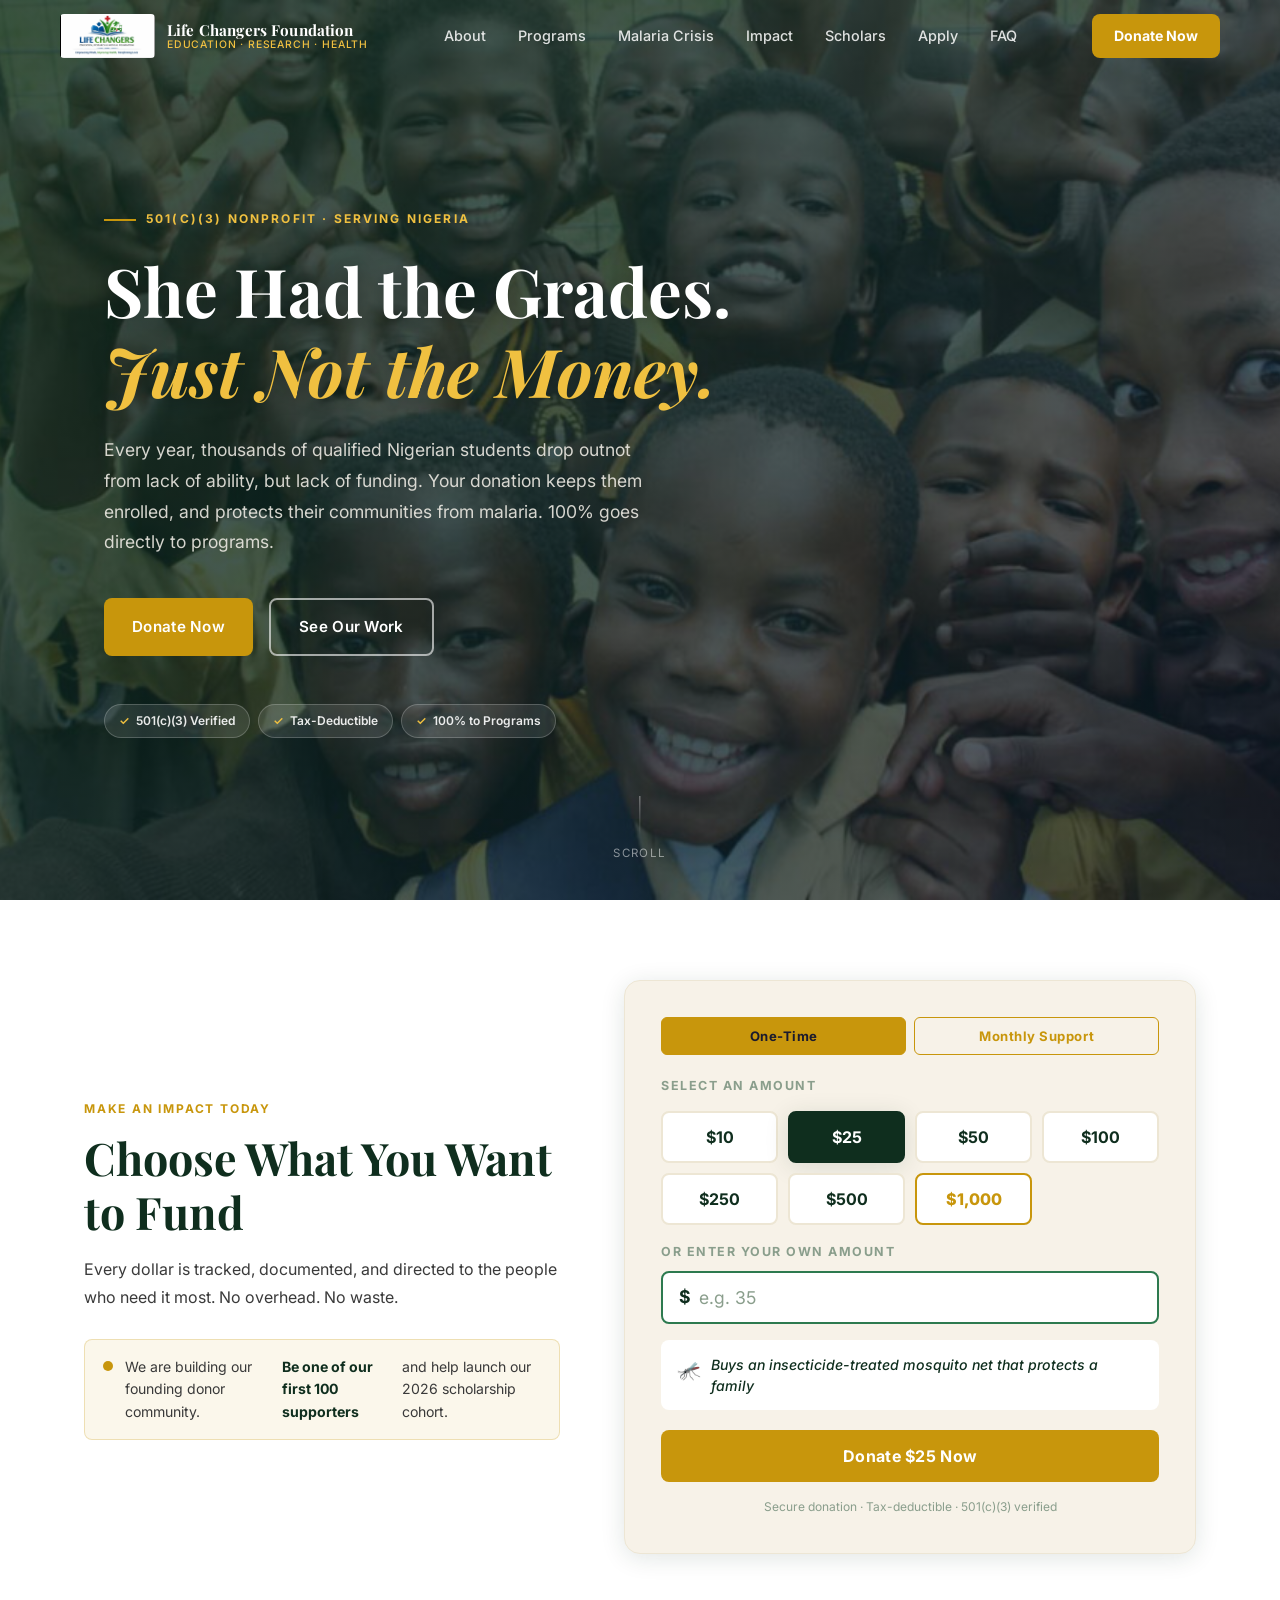
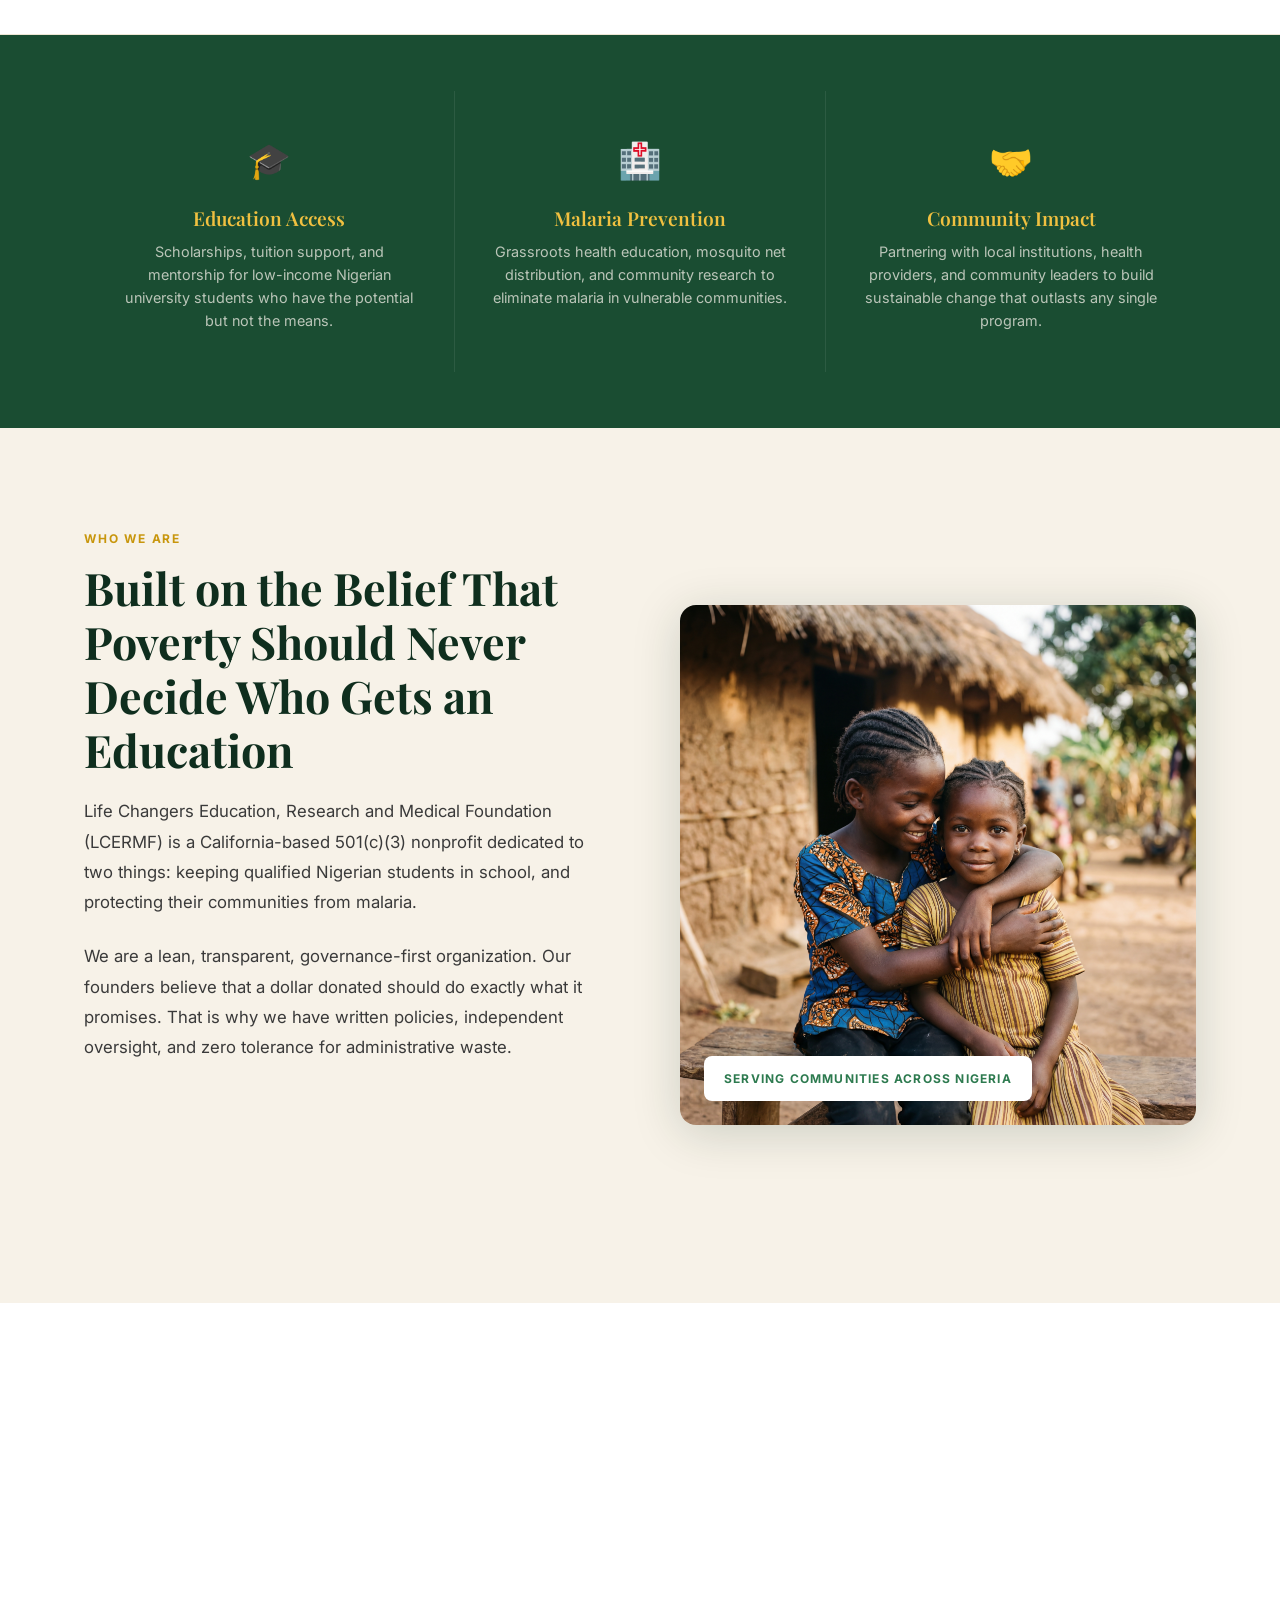
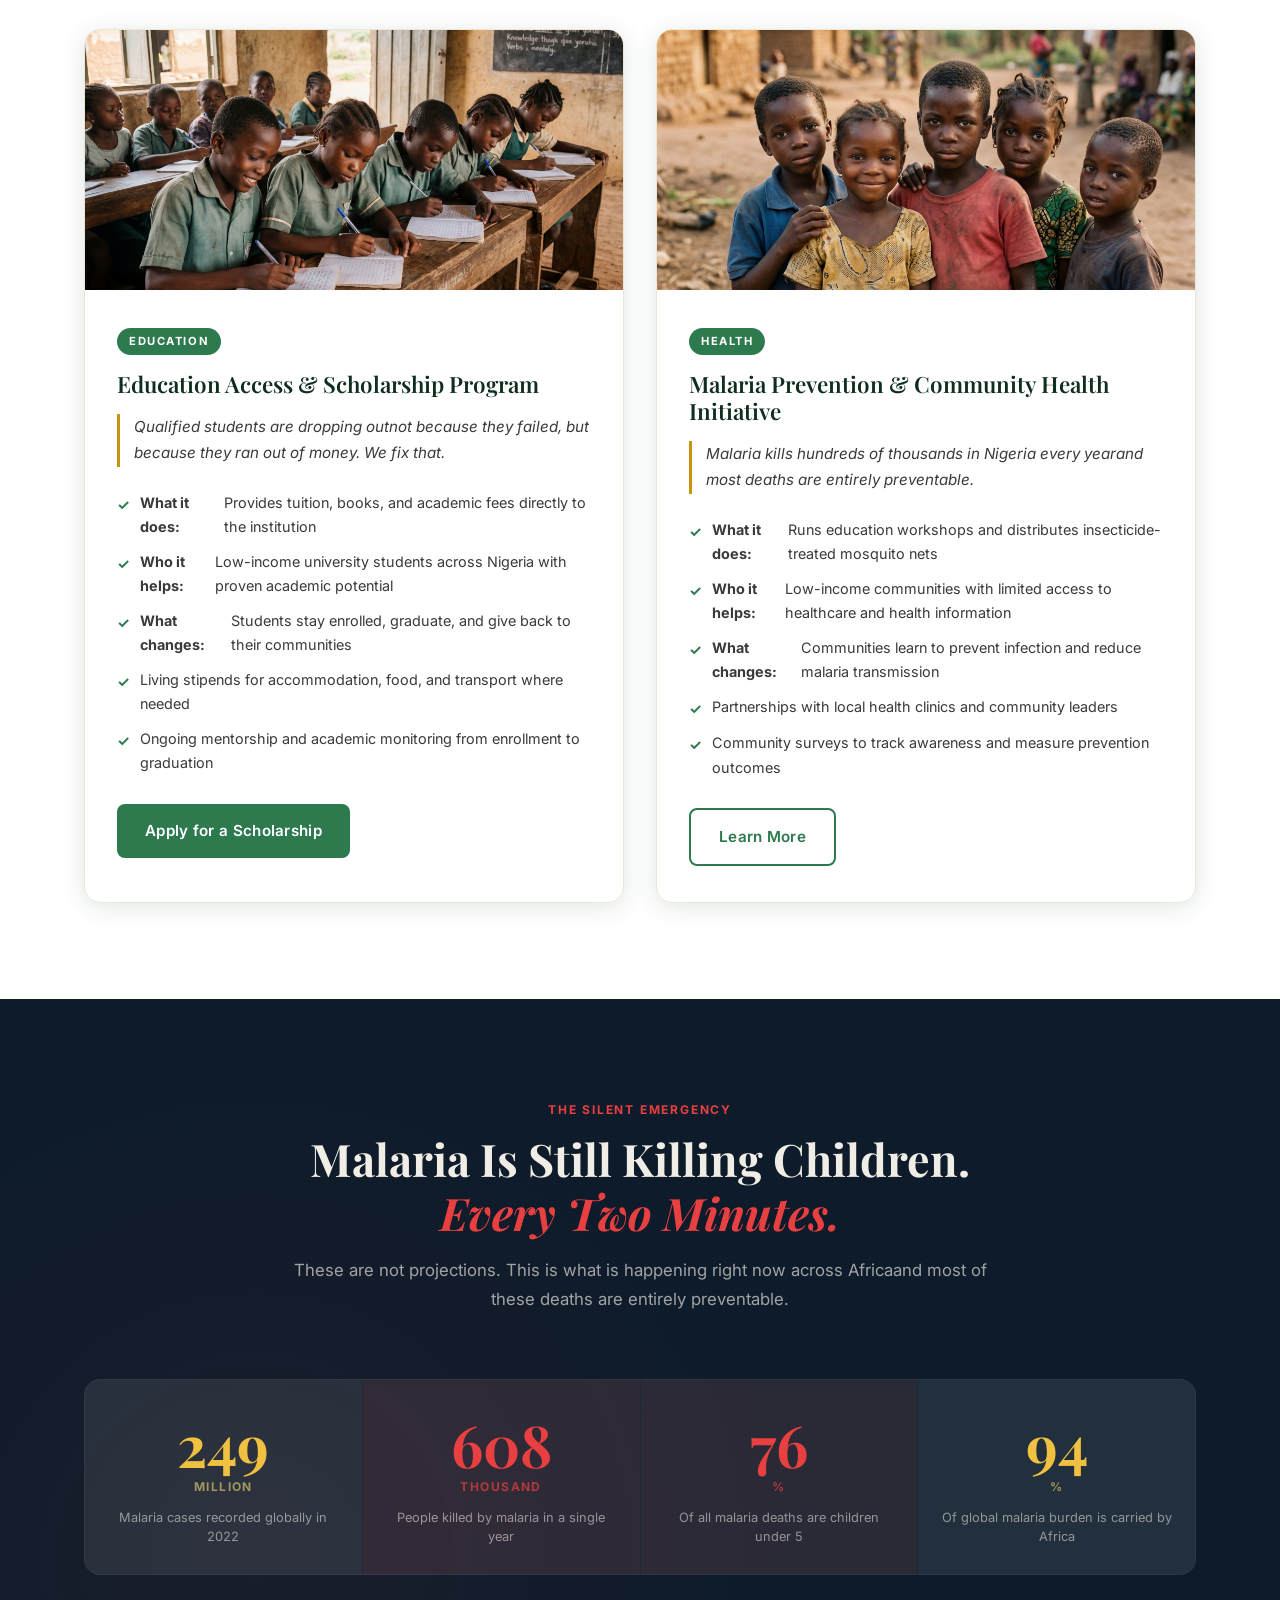
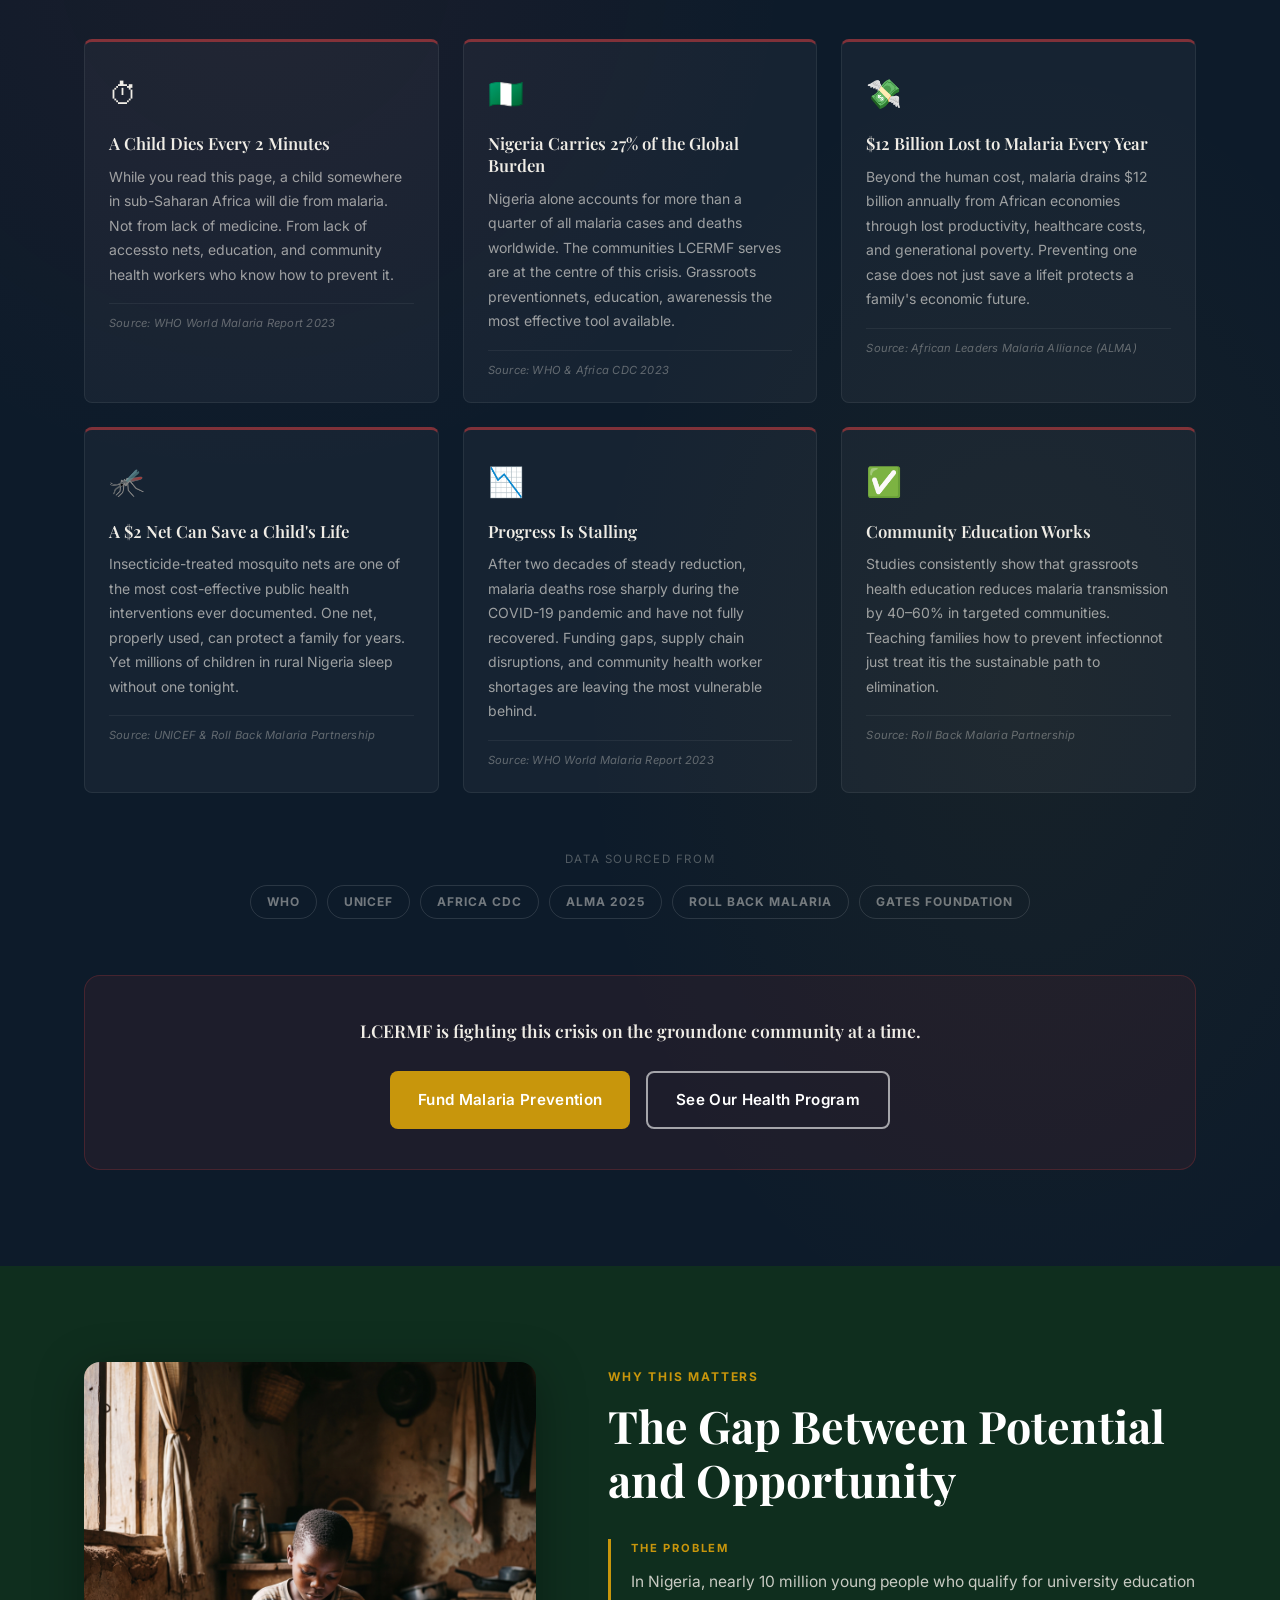
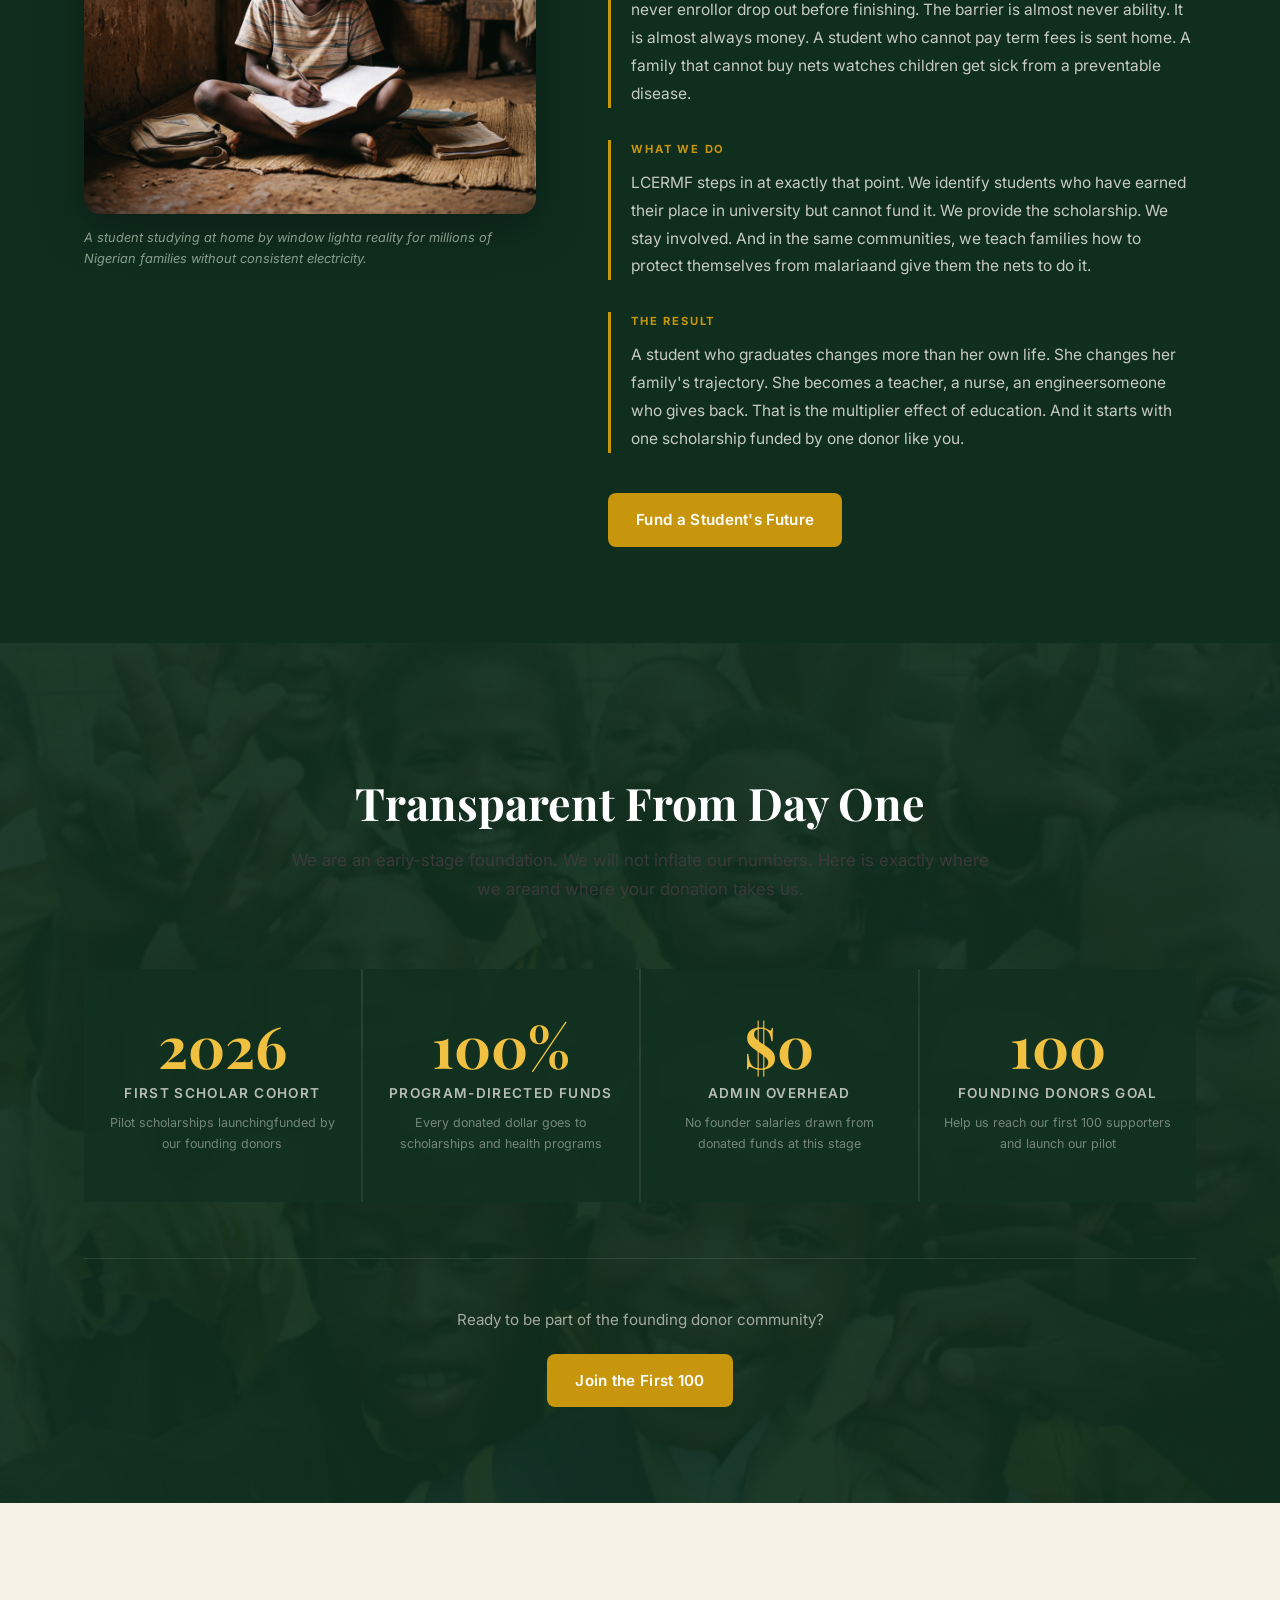
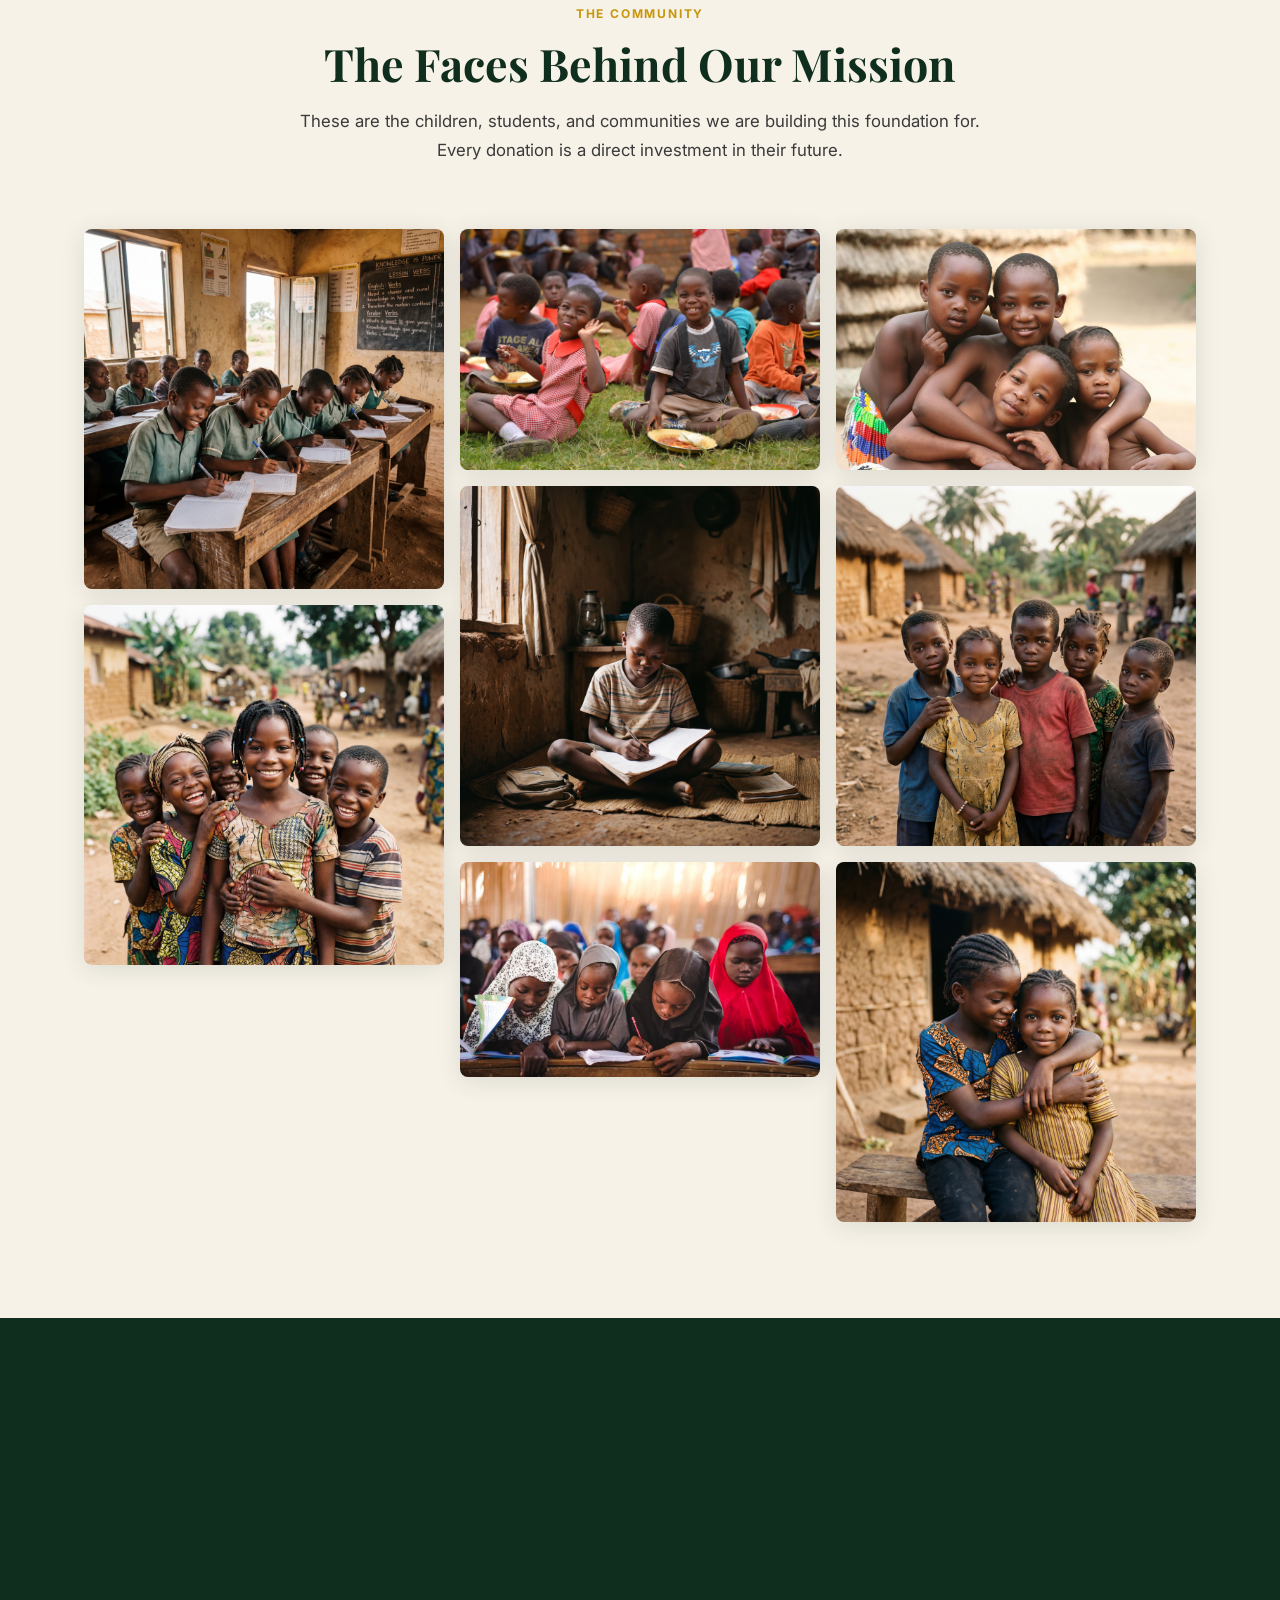
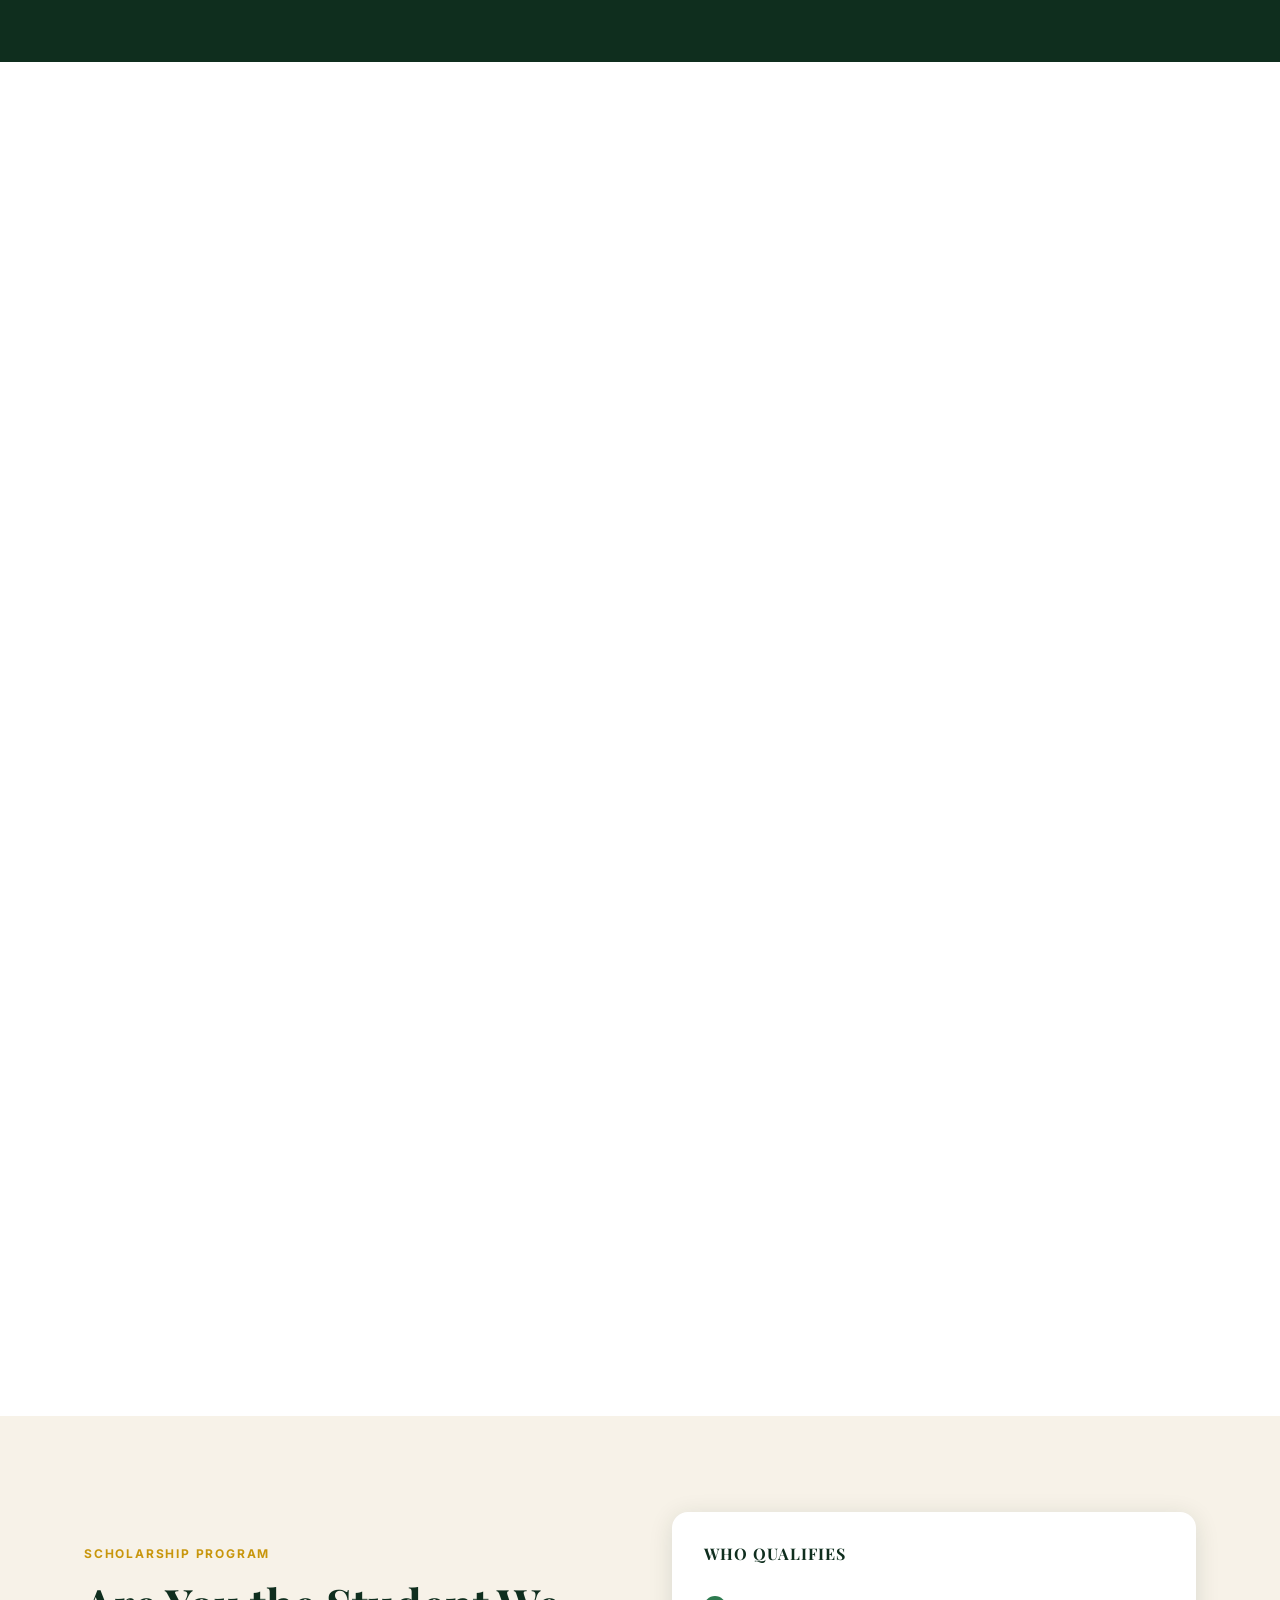
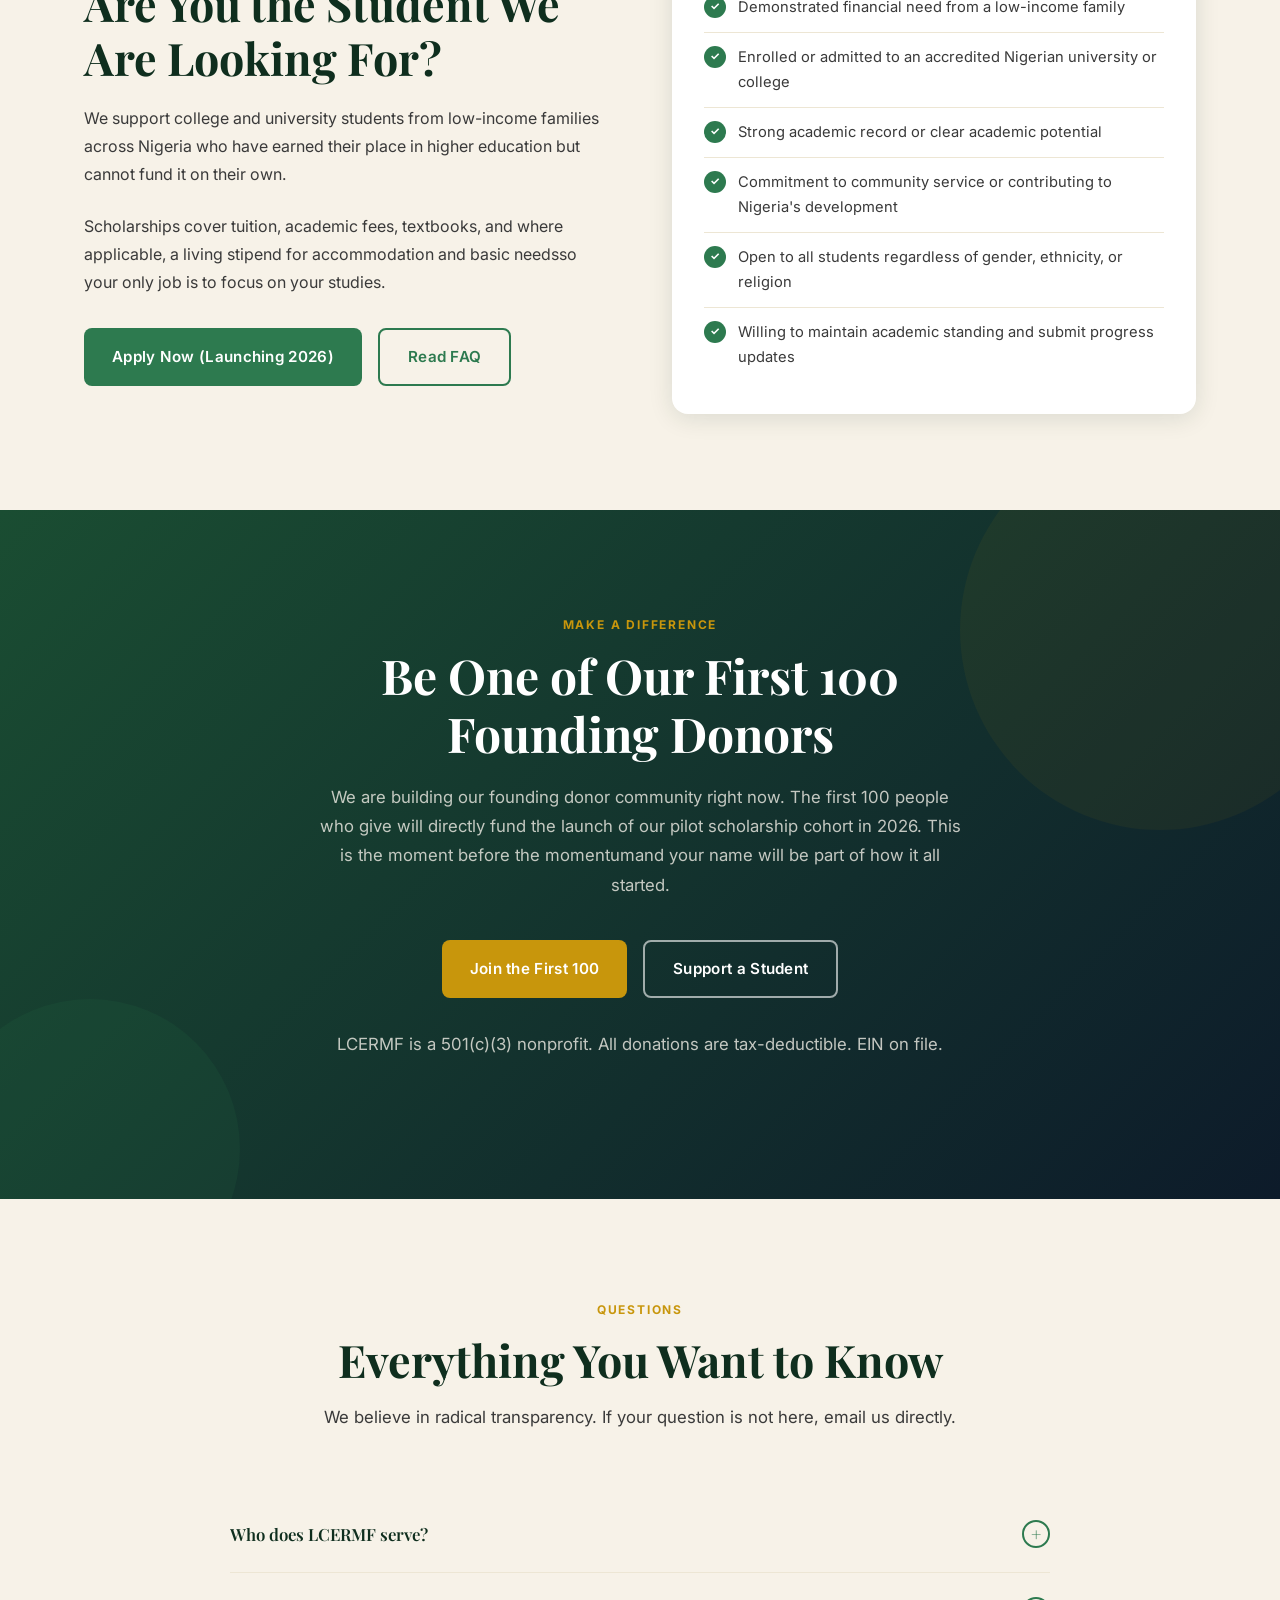
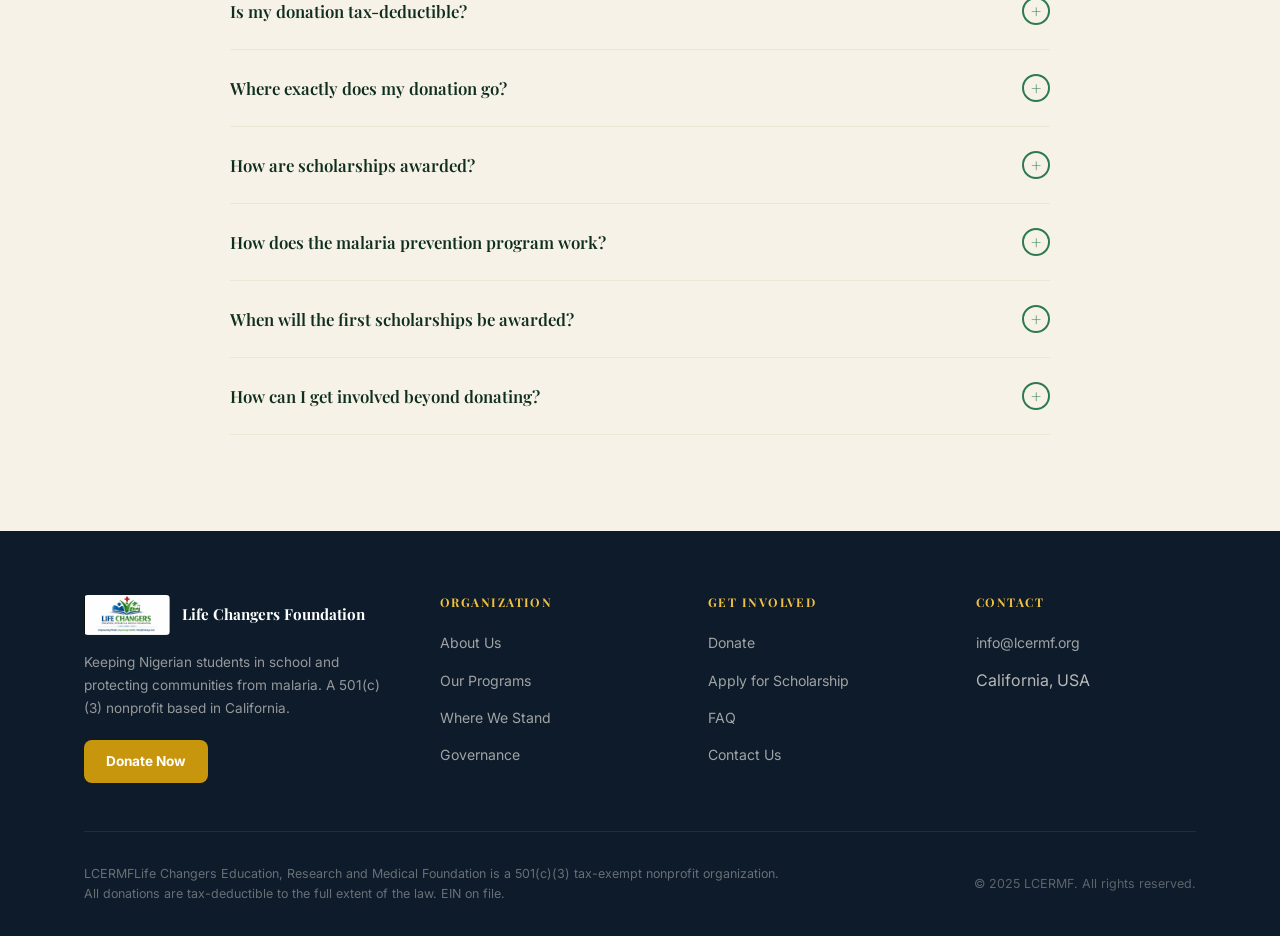
<file: index.html>
<!DOCTYPE html>
<html lang="en">
<head>
  <meta charset="UTF-8" />
  <meta name="viewport" content="width=device-width, initial-scale=1.0" />
  <title>LCERMFLife Changers Education, Research & Medical Foundation</title>
  <meta name="description" content="LCERMF empowers Nigerian students through scholarships and fights malaria in underserved communities. A 501(c)(3) nonprofit based in California." />

  <!-- Leadsy.ai Tracking Pixel -->
  <script id="vtag-ai-js" async src="https://r2.leadsy.ai/tag.js" data-pid="ic89bTXu5WhUqD3X" data-version="062024"></script>

  <!-- Fonts -->
  <link rel="preconnect" href="https://fonts.googleapis.com" />
  <link rel="preconnect" href="https://fonts.gstatic.com" crossorigin />
  <link href="https://fonts.googleapis.com/css2?family=Playfair+Display:ital,wght@0,600;0,700;1,600&family=Inter:wght@400;500;600;700&display=swap" rel="stylesheet" />

  <!-- Styles -->
  <link rel="stylesheet" href="css/style.css" />
</head>
<body>

<!-- ══════════════════════════════════════════════════
     STICKY MOBILE DONATE BAR
══════════════════════════════════════════════════ -->
<div class="sticky-donate" id="sticky-donate">
  <span>Support Nigerian students and communities</span>
  <a href="#give" class="sticky-donate-btn">Donate Now</a>
</div>

<!-- ══════════════════════════════════════════════════
     NAV
══════════════════════════════════════════════════ -->
<nav id="main-nav">
  <div class="nav-inner">
    <a href="#" class="nav-logo">
      <img src="img/LCERMF LOGO.jpeg" alt="LCERMF Logo" />
      <div class="nav-logo-text">
        <span class="nav-logo-name">Life Changers Foundation</span>
        <span class="nav-logo-tagline">Education · Research · Health</span>
      </div>
    </a>

    <ul class="nav-links">
      <li><a href="#about">About</a></li>
      <li><a href="#programs">Programs</a></li>
      <li><a href="#malaria-facts">Malaria Crisis</a></li>
      <li><a href="#story">Impact</a></li>
      <li><a href="#scholars">Scholars</a></li>
      <li><a href="#scholarship">Apply</a></li>
      <li><a href="#faq">FAQ</a></li>
    </ul>

    <div class="nav-cta">
      <a href="#give" class="nav-donate">Donate Now</a>
    </div>

    <button class="nav-hamburger" id="hamburger" aria-label="Open menu">
      <span></span><span></span><span></span>
    </button>
  </div>
</nav>

<!-- Mobile Menu -->
<div class="mobile-menu" id="mobile-menu">
  <button class="mobile-close" id="mobile-close" aria-label="Close menu">&times;</button>
  <a href="#about"       onclick="closeMobileMenu()">About</a>
  <a href="#programs"      onclick="closeMobileMenu()">Programs</a>
  <a href="#malaria-facts" onclick="closeMobileMenu()">Malaria Crisis</a>
  <a href="#story"       onclick="closeMobileMenu()">Impact</a>
  <a href="#scholars"    onclick="closeMobileMenu()">Scholars</a>
  <a href="#scholarship" onclick="closeMobileMenu()">Apply</a>
  <a href="#faq"         onclick="closeMobileMenu()">FAQ</a>
  <a href="#give" class="btn-gold btn" onclick="closeMobileMenu()">Donate Now</a>
</div>

<!-- ══════════════════════════════════════════════════
     HERO
══════════════════════════════════════════════════ -->
<section id="hero">
  <div class="hero-bg"></div>
  <div class="hero-overlay"></div>

  <div class="hero-content">
    <div class="hero-eyebrow reveal">501(c)(3) Nonprofit · Serving Nigeria</div>

    <h1 class="reveal reveal-delay-1">
      She Had the Grades.<br />
      <em>Just Not the Money.</em>
    </h1>

    <p class="hero-sub reveal reveal-delay-2">
      Every year, thousands of qualified Nigerian students drop outnot from lack of ability, but lack of funding. Your donation keeps them enrolled, and protects their communities from malaria. 100% goes directly to programs.
    </p>

    <div class="hero-ctas reveal reveal-delay-3">
      <a href="#give" class="btn btn-gold btn-pulse">Donate Now</a>
      <a href="#programs" class="btn btn-white">See Our Work</a>
    </div>

    <div class="hero-trust reveal reveal-delay-4">
      <div class="hero-trust-badge"><span>✓</span> 501(c)(3) Verified</div>
      <div class="hero-trust-badge"><span>✓</span> Tax-Deductible</div>
      <div class="hero-trust-badge"><span>✓</span> 100% to Programs</div>
    </div>
  </div>

  <div class="hero-scroll">
    <div class="hero-scroll-line"></div>
    <span>Scroll</span>
  </div>
</section>

<!-- ══════════════════════════════════════════════════
     DONATION WIDGET
══════════════════════════════════════════════════ -->
<section id="give">
  <div class="container">
    <div class="give-inner">

      <div class="give-left">
        <span class="section-label">Make an Impact Today</span>
        <h2>Choose What You Want to Fund</h2>
        <p>Every dollar is tracked, documented, and directed to the people who need it most. No overhead. No waste.</p>
        <div class="give-urgency">
          <span class="urgency-dot"></span>
          We are building our founding donor community. <strong>Be one of our first 100 supporters</strong> and help launch our 2026 scholarship cohort.
        </div>
      </div>

      <div class="give-right">
        <div class="donation-widget">

          <!-- One-time / Monthly toggle -->
          <div class="donate-toggle">
            <button class="toggle-btn active" data-type="once">One-Time</button>
            <button class="toggle-btn" data-type="monthly">Monthly Support</button>
          </div>

          <p class="widget-label">Select an amount</p>
          <div class="amount-grid">
            <button class="amount-btn" data-amount="10" data-impact="Covers school supplies for a student for one month">$10</button>
            <button class="amount-btn active" data-amount="25" data-impact="Buys an insecticide-treated mosquito net that protects a family">$25</button>
            <button class="amount-btn" data-amount="50" data-impact="Provides a student's textbooks for an entire semester">$50</button>
            <button class="amount-btn" data-amount="100" data-impact="Helps cover one month of a student's university tuition">$100</button>
            <button class="amount-btn" data-amount="250" data-impact="Funds a full semester of university tuition for one scholar">$250</button>
            <button class="amount-btn" data-amount="500" data-impact="Sponsors an entire academic year for a scholarship student">$500</button>
            <button class="amount-btn amount-btn--big" data-amount="1000" data-impact="Fully funds one scholar for a complete year including all expenses">$1,000</button>
          </div>
          <div class="custom-amount-section">
            <p class="widget-label">Or enter your own amount</p>
            <div class="custom-amount-wrap show" id="custom-wrap">
              <span class="custom-prefix">$</span>
              <input type="number" id="custom-amount" class="custom-input" placeholder="e.g. 35" min="1" />
            </div>
          </div>
          <div class="impact-statement" id="impact-statement">
            <span class="impact-icon">🦟</span>
            <span id="impact-text">Buys an insecticide-treated mosquito net that protects a family</span>
          </div>
          <button class="btn btn-gold btn-donate-action btn-pulse" id="donate-action">
            Donate $25 Now
          </button>
          <p class="widget-note">Secure donation · Tax-deductible · 501(c)(3) verified</p>
        </div>
      </div>

    </div>
  </div>
</section>

<!-- ══════════════════════════════════════════════════
     MISSION STRIP
══════════════════════════════════════════════════ -->
<section id="mission-strip">
  <div class="container">
    <div class="mission-pillars">

      <div class="pillar reveal">
        <span class="pillar-icon">🎓</span>
        <h3>Education Access</h3>
        <p>Scholarships, tuition support, and mentorship for low-income Nigerian university students who have the potential but not the means.</p>
      </div>

      <div class="pillar reveal reveal-delay-1">
        <span class="pillar-icon">🏥</span>
        <h3>Malaria Prevention</h3>
        <p>Grassroots health education, mosquito net distribution, and community research to eliminate malaria in vulnerable communities.</p>
      </div>

      <div class="pillar reveal reveal-delay-2">
        <span class="pillar-icon">🤝</span>
        <h3>Community Impact</h3>
        <p>Partnering with local institutions, health providers, and community leaders to build sustainable change that outlasts any single program.</p>
      </div>

    </div>
  </div>
</section>

<!-- ══════════════════════════════════════════════════
     ABOUT / MISSION
══════════════════════════════════════════════════ -->
<section id="about" class="section--cream">
  <div class="container">
    <div class="about-grid">

      <div class="about-text">
        <span class="section-label reveal">Who We Are</span>
        <h2 class="reveal reveal-delay-1">Built on the Belief That Poverty Should Never Decide Who Gets an Education</h2>
        <p class="about-mission reveal reveal-delay-2">
          Life Changers Education, Research and Medical Foundation (LCERMF) is a California-based 501(c)(3) nonprofit dedicated to two things: keeping qualified Nigerian students in school, and protecting their communities from malaria.
        </p>
        <p class="about-mission reveal reveal-delay-2">
          We are a lean, transparent, governance-first organization. Our founders believe that a dollar donated should do exactly what it promises. That is why we have written policies, independent oversight, and zero tolerance for administrative waste.
        </p>
        <div class="about-vision reveal reveal-delay-3">
          <p>"We see a future where every Nigerian student has equal access to education, and where malaria is no longer a barrier to health, economic stability, and national development."</p>
        </div>
      </div>

      <div class="about-photo reveal reveal-delay-2">
        <img src="img/1773815753012-14merou36ye.jpg" alt="Two girls from Nigerian community" />
        <div class="about-photo-badge">
          <p>Serving Communities Across Nigeria</p>
        </div>
      </div>

    </div>
  </div>
</section>

<!-- ══════════════════════════════════════════════════
     PROGRAMS
══════════════════════════════════════════════════ -->
<section id="programs" class="section">
  <div class="container">
    <div class="section-header">
      <span class="section-label reveal">Our Programs</span>
      <h2 class="reveal reveal-delay-1">Two Programs. One Purpose.</h2>
      <p class="reveal reveal-delay-2">Everything we do is built around a single outcomegiving Nigerian children and communities a real shot at a better life.</p>
    </div>

    <div class="programs-grid">

      <!-- Education Program -->
      <div class="program-card reveal">
        <div class="program-card-photo">
          <img src="img/1773815332454-nj9z03xwobq.jpg" alt="Nigerian students in classroom" />
        </div>
        <div class="program-card-body">
          <span class="program-tag">Education</span>
          <h3>Education Access &amp; Scholarship Program</h3>
          <p class="program-lead">Qualified students are dropping outnot because they failed, but because they ran out of money. We fix that.</p>
          <ul class="program-points">
            <li><strong>What it does:</strong> Provides tuition, books, and academic fees directly to the institution</li>
            <li><strong>Who it helps:</strong> Low-income university students across Nigeria with proven academic potential</li>
            <li><strong>What changes:</strong> Students stay enrolled, graduate, and give back to their communities</li>
            <li>Living stipends for accommodation, food, and transport where needed</li>
            <li>Ongoing mentorship and academic monitoring from enrollment to graduation</li>
          </ul>
          <a href="#scholarship" class="btn btn-green">Apply for a Scholarship</a>
        </div>
      </div>

      <!-- Malaria Program -->
      <div class="program-card reveal reveal-delay-1">
        <div class="program-card-photo">
          <img src="img/1773815315643-i4l0pq4ex5.jpg" alt="Children in Nigerian village" />
        </div>
        <div class="program-card-body">
          <span class="program-tag">Health</span>
          <h3>Malaria Prevention &amp; Community Health Initiative</h3>
          <p class="program-lead">Malaria kills hundreds of thousands in Nigeria every yearand most deaths are entirely preventable.</p>
          <ul class="program-points">
            <li><strong>What it does:</strong> Runs education workshops and distributes insecticide-treated mosquito nets</li>
            <li><strong>Who it helps:</strong> Low-income communities with limited access to healthcare and health information</li>
            <li><strong>What changes:</strong> Communities learn to prevent infection and reduce malaria transmission</li>
            <li>Partnerships with local health clinics and community leaders</li>
            <li>Community surveys to track awareness and measure prevention outcomes</li>
          </ul>
          <a href="#faq" class="btn btn-outline">Learn More</a>
        </div>
      </div>

    </div>
  </div>
</section>

<!-- ══════════════════════════════════════════════════
     MALARIA FACTS & CRISIS
══════════════════════════════════════════════════ -->
<section id="malaria-facts" class="section--navy malaria-section">
  <div class="container">

    <div class="section-header">
      <span class="section-label malaria-label reveal">The Silent Emergency</span>
      <h2 class="reveal reveal-delay-1">Malaria Is Still Killing Children.<br /><em>Every Two Minutes.</em></h2>
      <p class="reveal reveal-delay-2">These are not projections. This is what is happening right now across Africaand most of these deaths are entirely preventable.</p>
    </div>

    <!-- Stat counters -->
    <div class="malaria-stats reveal reveal-delay-2">

      <div class="malaria-stat">
        <div class="malaria-stat-number" data-target="249">0</div>
        <div class="malaria-stat-unit">Million</div>
        <div class="malaria-stat-label">Malaria cases recorded globally in 2022</div>
      </div>

      <div class="malaria-stat malaria-stat--alert">
        <div class="malaria-stat-number" data-target="608">0</div>
        <div class="malaria-stat-unit">Thousand</div>
        <div class="malaria-stat-label">People killed by malaria in a single year</div>
      </div>

      <div class="malaria-stat malaria-stat--alert">
        <div class="malaria-stat-number" data-target="76">0</div>
        <div class="malaria-stat-unit">%</div>
        <div class="malaria-stat-label">Of all malaria deaths are children under 5</div>
      </div>

      <div class="malaria-stat">
        <div class="malaria-stat-number" data-target="94">0</div>
        <div class="malaria-stat-unit">%</div>
        <div class="malaria-stat-label">Of global malaria burden is carried by Africa</div>
      </div>

    </div>

    <!-- Fact cards -->
    <div class="malaria-facts-grid">

      <div class="malaria-fact-card reveal">
        <div class="malaria-fact-icon">⏱</div>
        <h3>A Child Dies Every 2 Minutes</h3>
        <p>While you read this page, a child somewhere in sub-Saharan Africa will die from malaria. Not from lack of medicine. From lack of accessto nets, education, and community health workers who know how to prevent it.</p>
        <span class="malaria-fact-source">Source: WHO World Malaria Report 2023</span>
      </div>

      <div class="malaria-fact-card reveal reveal-delay-1">
        <div class="malaria-fact-icon">🇳🇬</div>
        <h3>Nigeria Carries 27% of the Global Burden</h3>
        <p>Nigeria alone accounts for more than a quarter of all malaria cases and deaths worldwide. The communities LCERMF serves are at the centre of this crisis. Grassroots preventionnets, education, awarenessis the most effective tool available.</p>
        <span class="malaria-fact-source">Source: WHO & Africa CDC 2023</span>
      </div>

      <div class="malaria-fact-card reveal reveal-delay-2">
        <div class="malaria-fact-icon">💸</div>
        <h3>$12 Billion Lost to Malaria Every Year</h3>
        <p>Beyond the human cost, malaria drains $12 billion annually from African economies through lost productivity, healthcare costs, and generational poverty. Preventing one case does not just save a lifeit protects a family's economic future.</p>
        <span class="malaria-fact-source">Source: African Leaders Malaria Alliance (ALMA)</span>
      </div>

      <div class="malaria-fact-card reveal">
        <div class="malaria-fact-icon">🦟</div>
        <h3>A $2 Net Can Save a Child's Life</h3>
        <p>Insecticide-treated mosquito nets are one of the most cost-effective public health interventions ever documented. One net, properly used, can protect a family for years. Yet millions of children in rural Nigeria sleep without one tonight.</p>
        <span class="malaria-fact-source">Source: UNICEF & Roll Back Malaria Partnership</span>
      </div>

      <div class="malaria-fact-card reveal reveal-delay-1">
        <div class="malaria-fact-icon">📉</div>
        <h3>Progress Is Stalling</h3>
        <p>After two decades of steady reduction, malaria deaths rose sharply during the COVID-19 pandemic and have not fully recovered. Funding gaps, supply chain disruptions, and community health worker shortages are leaving the most vulnerable behind.</p>
        <span class="malaria-fact-source">Source: WHO World Malaria Report 2023</span>
      </div>

      <div class="malaria-fact-card reveal reveal-delay-2">
        <div class="malaria-fact-icon">✅</div>
        <h3>Community Education Works</h3>
        <p>Studies consistently show that grassroots health education reduces malaria transmission by 40–60% in targeted communities. Teaching families how to prevent infectionnot just treat itis the sustainable path to elimination.</p>
        <span class="malaria-fact-source">Source: Roll Back Malaria Partnership</span>
      </div>

    </div>

    <!-- Credibility / source logos strip -->
    <div class="malaria-sources reveal">
      <p class="malaria-sources-label">Data sourced from</p>
      <div class="malaria-source-badges">
        <span class="source-badge">WHO</span>
        <span class="source-badge">UNICEF</span>
        <span class="source-badge">Africa CDC</span>
        <span class="source-badge">ALMA 2025</span>
        <span class="source-badge">Roll Back Malaria</span>
        <span class="source-badge">Gates Foundation</span>
      </div>
    </div>

    <!-- CTA -->
    <div class="malaria-cta reveal">
      <p>LCERMF is fighting this crisis on the groundone community at a time.</p>
      <div style="display:flex;gap:16px;justify-content:center;flex-wrap:wrap;">
        <a href="#give" class="btn btn-gold btn-pulse">Fund Malaria Prevention</a>
        <a href="#programs" class="btn btn-white">See Our Health Program</a>
      </div>
    </div>

  </div>
</section>

<!-- ══════════════════════════════════════════════════
     STORY SECTION
══════════════════════════════════════════════════ -->
<section id="story" class="section--green">
  <div class="container">
    <div class="story-grid">

      <div class="story-photo reveal">
        <img src="img/1773815699860-79g6qq8chk4.jpg" alt="Student studying by window light" />
        <div class="story-photo-caption">
          A student studying at home by window lighta reality for millions of Nigerian families without consistent electricity.
        </div>
      </div>

      <div class="story-text">
        <span class="section-label reveal">Why This Matters</span>
        <h2 class="reveal reveal-delay-1">The Gap Between Potential and Opportunity</h2>

        <div class="story-block reveal reveal-delay-2">
          <div class="story-chapter">The Problem</div>
          <p>In Nigeria, nearly 10 million young people who qualify for university education never enrollor drop out before finishing. The barrier is almost never ability. It is almost always money. A student who cannot pay term fees is sent home. A family that cannot buy nets watches children get sick from a preventable disease.</p>
        </div>

        <div class="story-block reveal reveal-delay-3">
          <div class="story-chapter">What We Do</div>
          <p>LCERMF steps in at exactly that point. We identify students who have earned their place in university but cannot fund it. We provide the scholarship. We stay involved. And in the same communities, we teach families how to protect themselves from malariaand give them the nets to do it.</p>
        </div>

        <div class="story-block reveal reveal-delay-4">
          <div class="story-chapter">The Result</div>
          <p>A student who graduates changes more than her own life. She changes her family's trajectory. She becomes a teacher, a nurse, an engineersomeone who gives back. That is the multiplier effect of education. And it starts with one scholarship funded by one donor like you.</p>
        </div>

        <div class="story-cta reveal reveal-delay-4">
          <a href="#give" class="btn btn-gold btn-pulse">Fund a Student's Future</a>
        </div>
      </div>

    </div>
  </div>
</section>

<!-- ══════════════════════════════════════════════════
     IMPACT / WHERE WE STAND
══════════════════════════════════════════════════ -->
<section id="impact">
  <div class="container">
    <div class="section-header">
      <span class="section-label reveal">Where We Stand</span>
      <h2 class="reveal reveal-delay-1">Transparent From Day One</h2>
      <p class="reveal reveal-delay-2">We are an early-stage foundation. We will not inflate our numbers. Here is exactly where we areand where your donation takes us.</p>
    </div>

    <div class="stats-grid">

      <div class="stat-card reveal">
        <div class="stat-number">2026</div>
        <div class="stat-label">First Scholar Cohort</div>
        <div class="stat-desc">Pilot scholarships launchingfunded by our founding donors</div>
      </div>

      <div class="stat-card reveal reveal-delay-1">
        <div class="stat-number">100%</div>
        <div class="stat-label">Program-Directed Funds</div>
        <div class="stat-desc">Every donated dollar goes to scholarships and health programs</div>
      </div>

      <div class="stat-card reveal reveal-delay-2">
        <div class="stat-number">$0</div>
        <div class="stat-label">Admin Overhead</div>
        <div class="stat-desc">No founder salaries drawn from donated funds at this stage</div>
      </div>

      <div class="stat-card reveal reveal-delay-3">
        <div class="stat-number">100</div>
        <div class="stat-label">Founding Donors Goal</div>
        <div class="stat-desc">Help us reach our first 100 supporters and launch our pilot</div>
      </div>

    </div>

    <div class="impact-cta reveal">
      <p>Ready to be part of the founding donor community?</p>
      <a href="#give" class="btn btn-gold">Join the First 100</a>
    </div>
  </div>
</section>

<!-- ══════════════════════════════════════════════════
     PHOTO GALLERY
══════════════════════════════════════════════════ -->
<section id="gallery" class="section--cream">
  <div class="container">
    <div class="section-header">
      <span class="section-label reveal">The Community</span>
      <h2 class="reveal reveal-delay-1">The Faces Behind Our Mission</h2>
      <p class="reveal reveal-delay-2">These are the children, students, and communities we are building this foundation for. Every donation is a direct investment in their future.</p>
    </div>

    <div class="gallery-grid reveal">
      <div class="gallery-item">
        <img src="img/1773815332454-nj9z03xwobq.jpg" alt="Students studying in classroom" />
      </div>
      <div class="gallery-item">
        <img src="img/1773815399331-1jernfsd9r6h.jpg" alt="Children smiling in village" />
      </div>
      <div class="gallery-item">
        <img src="img/Orphanage-in-nigeria-charity-for-orphans.jpg" alt="Children sharing a meal together" />
      </div>
      <div class="gallery-item">
        <img src="img/1773815699860-79g6qq8chk4.jpg" alt="Child studying at home" />
      </div>
      <div class="gallery-item">
        <img src="img/Girl-Child-Education2.jpg" alt="Girls studying in classroom" />
      </div>
      <div class="gallery-item">
        <img src="img/Children.-Photo-Shutterstock-e1538064360433.jpg" alt="Young children hugging together" />
      </div>
      <div class="gallery-item">
        <img src="img/1773815315643-i4l0pq4ex5.jpg" alt="Children in village setting" />
      </div>
      <div class="gallery-item">
        <img src="img/1773815753012-14merou36ye.jpg" alt="Two girls embracing" />
      </div>
    </div>
  </div>
</section>

<!-- ══════════════════════════════════════════════════
     SCHOLARSLIVES CHANGED
══════════════════════════════════════════════════ -->
<section id="scholars" class="section--green">
  <div class="container">

    <div class="section-header">
      <span class="section-label reveal">Lives Changed</span>
      <h2 class="reveal reveal-delay-1">Meet the Students We've Helped Through School</h2>
      <p class="reveal reveal-delay-2">These are real peoplenot statistics. Every face here represents a family whose future shifted the day someone chose to give. A few have graduated. Others are still on their journey. All of them need your continued support.</p>
    </div>

    <div class="scholars-grid">

      <!-- Scholar 1Enrolled (unnamed) -->
      <div class="scholar-card reveal">
        <div class="scholar-photo-wrap">
          <img src="img/scholars/scholar-01.jpg" alt="Scholar" />
          <span class="scholar-badge scholar-badge--enrolled">📚 Enrolled</span>
        </div>
        <div class="scholar-body">
          <h3 class="scholar-name">Ogochukwu</h3>
          <p class="scholar-field">Guidance Counselling</p>
          <p class="scholar-quote">"Every student deserves someone in their corner. I want to be that person for the next generation."</p>
        </div>
      </div>

      <!-- Scholar 2 / 9Vivian (Journey Card) -->
      <div class="scholar-card scholar-card--journey reveal reveal-delay-1">
        <div class="journey-top">
          <span class="scholar-badge scholar-badge--enrolled" style="position:static;transform:none;">📚 Enrolled</span>
          <h3 class="scholar-name">Vivian</h3>
          <p class="scholar-field">Business Administration</p>
        </div>
        <div class="journey-timeline">
          <div class="journey-step">
            <div class="journey-photo">
              <img src="img/scholars/scholar-02.jpg" alt="Vivian" />
            </div>
            <span class="journey-label">🌱 Earlier</span>
          </div>
          <div class="journey-arrow">→</div>
          <div class="journey-step">
            <div class="journey-photo">
              <img src="img/scholars/scholar-09.jpg" alt="Vivian" />
            </div>
            <span class="journey-label">⭐ Today</span>
          </div>
        </div>
        <p class="scholar-quote">"Business is how communities build themselves. I want to be part of that story."</p>
      </div>

      <!-- Scholar 3 / 4Ginika (Journey Card, full width) -->
      <div class="scholar-card scholar-card--journey reveal reveal-delay-2">
        <div class="journey-top">
          <span class="scholar-badge scholar-badge--graduated" style="position:static;transform:none;">🎓 Graduated</span>
          <h3 class="scholar-name">Ginika</h3>
          <p class="scholar-field">Electrical Engineering · From enrolment to graduation day</p>
        </div>
        <div class="journey-timeline">

          <div class="journey-step">
            <div class="journey-photo">
              <img src="img/scholars/scholar-04.jpg" alt="GinikaDuring the programme" />
            </div>
            <span class="journey-label">📚 During the Programme</span>
          </div>
          <div class="journey-arrow">→</div>
          <div class="journey-step">
            <div class="journey-photo">
              <img src="img/scholars/scholar-03.jpg" alt="GinikaGraduation Day" />
            </div>
            <span class="journey-label">🎓 Graduation Day</span>
          </div>
        </div>
        <p class="scholar-quote">"I want to bring light to places that have never had itliterally and figuratively."</p>
      </div>


      <!-- Scholar 5 / 8 / 11Henry (Journey Card, full width) -->
      <div class="scholar-card scholar-card--journey reveal">
        <div class="journey-top">
          <span class="scholar-badge scholar-badge--graduated" style="position:static;transform:none;">🎓 Graduated</span>
          <h3 class="scholar-name">Henry</h3>
          <p class="scholar-field">Nursing &amp; Biochemistry · 2 Degrees · From classroom to operating theatre to national service</p>
        </div>
        <div class="journey-timeline">
          <div class="journey-step">
            <div class="journey-photo">
              <img src="img/scholars/scholar-08.jpg" alt="HenryGraduation Day" />
            </div>
            <span class="journey-label">🎓 Graduation Day</span>
          </div>
          <div class="journey-arrow">→</div>
          <div class="journey-step">
            <div class="journey-photo">
              <img src="img/scholars/scholar-05.jpg" alt="HenryWorking in the Operating Room" />
            </div>
            <span class="journey-label">🏥 In the Operating Room</span>
          </div>
          <div class="journey-arrow">→</div>
          <div class="journey-step">
            <div class="journey-photo">
              <img src="img/scholars/scholar-11.jpg" alt="HenryNYSC Certificate of National Service" />
            </div>
            <span class="journey-label">🇳🇬 National Service Complete</span>
          </div>
        </div>
        <p class="scholar-quote">"I walked into that operating room knowing LCERMF believed in me first. That belief is the fuel I carry into every shift."</p>
      </div>

      <!-- Scholar 6Enrolled -->
      <div class="scholar-card reveal reveal-delay-2">
        <div class="scholar-photo-wrap">
          <img src="img/scholars/scholar-06.jpg" alt="ChibuzoMicrobiology" />
          <span class="scholar-badge scholar-badge--graduated">🎓 Graduated</span>
        </div>
        <div class="scholar-body">
          <h3 class="scholar-name">Chibuzo</h3>
          <p class="scholar-field">Microbiology</p>
          <p class="scholar-quote">"The smallest things cause the greatest harm. Understanding them is how we protect our people."</p>
        </div>
      </div>

      <!-- Scholar 7 / 10Chinaza (Journey Card) -->
      <div class="scholar-card scholar-card--journey reveal">
        <div class="journey-top">
          <span class="scholar-badge scholar-badge--enrolled" style="position:static;transform:none;">📚 Enrolled</span>
          <h3 class="scholar-name">Chinaza</h3>
          <p class="scholar-field">Community Health</p>
        </div>
        <div class="journey-timeline">
          <div class="journey-step">
            <div class="journey-photo">
              <img src="img/scholars/scholar-10.jpg" alt="Chinaza" />
            </div>
            <span class="journey-label">📚 In the Programme</span>
          </div>
          <div class="journey-arrow">→</div>
          <div class="journey-step">
            <div class="journey-photo">
              <img src="img/scholars/scholar-07.jpg" alt="Chinaza" />
            </div>
            <span class="journey-label">🌟 Growing Strong</span>
          </div>
        </div>
        <p class="scholar-quote">"Health is not a privilege. It is a rightand I will spend my career making sure my community knows that."</p>
      </div>





    </div><!-- /.scholars-grid -->

    <!-- Expand CTA -->
    <div class="scholars-expand-cta reveal">
      <div class="scholars-cta-divider"></div>
      <p class="scholars-cta-lead">There are many more students who qualifyand nowhere near enough funding to reach them.</p>
      <p class="scholars-cta-sub">Your donation directly funds the next name on this wall.</p>
      <a href="#give" class="btn btn-gold btn-pulse">Help Us Add More Students</a>
    </div>

    <!-- Encouragement message form -->
    <div class="message-section reveal">
      <div class="message-header">
        <h3>Leave a Word of Encouragement</h3>
        <p>These students carry the weight of their families' hopes every single day. A few words of support from someone who believes in themeven a strangermeans more than you know.</p>
      </div>

      <form class="message-form" id="message-form" novalidate>
        <input type="text" id="msg-name" class="message-input" placeholder="Your name (optional)" autocomplete="off" />
        <textarea id="msg-text" class="message-textarea" placeholder="Write a message of encouragement for our scholars…" rows="4"></textarea>
        <button type="submit" class="btn btn-gold message-submit">Send Encouragement</button>
      </form>

      <div class="messages-wall" id="messages-wall">
        <!-- JS renders submitted messages here -->
      </div>
    </div>

  </div>
</section>

<!-- ══════════════════════════════════════════════════
     TRUST & CREDIBILITY
══════════════════════════════════════════════════ -->
<section id="trust" class="section">
  <div class="container">
    <div class="section-header">
      <span class="section-label reveal">Accountability</span>
      <h2 class="reveal reveal-delay-1">We Hold Ourselves to the Standard You Deserve</h2>
      <p class="reveal reveal-delay-2">Before we ask for a single dollar, we put the structures in place to protect it. Every policy below is in writing and on file.</p>
    </div>

    <div class="trust-grid">

      <div class="trust-card reveal">
        <span class="trust-icon">📋</span>
        <h3>501(c)(3) Verified</h3>
        <p>IRS-recognized tax-exempt charity. All donations are fully tax-deductible under U.S. federal law.</p>
      </div>

      <div class="trust-card reveal reveal-delay-1">
        <span class="trust-icon">🏛</span>
        <h3>California Incorporated</h3>
        <p>Formally incorporated as a California nonprofit public benefit corporation with active state registration.</p>
      </div>

      <div class="trust-card reveal reveal-delay-2">
        <span class="trust-icon">💰</span>
        <h3>Financial Controls Policy</h3>
        <p>Dual-signatory banking. Annual audits. Every expenditure documented with receipts.</p>
      </div>

      <div class="trust-card reveal">
        <span class="trust-icon">⚖️</span>
        <h3>Conflict of Interest Policy</h3>
        <p>Board members cannot benefit personally. All decisions are governed by the missionnothing else.</p>
      </div>

      <div class="trust-card reveal reveal-delay-1">
        <span class="trust-icon">🎓</span>
        <h3>Scholarship Selection Policy</h3>
        <p>Independent committee. Written criteria. No scholarships go to insiders or their families. Ever.</p>
      </div>

      <div class="trust-card reveal reveal-delay-2">
        <span class="trust-icon">🌍</span>
        <h3>Field Accountability Policy</h3>
        <p>Full LCERMF control over all Nigerian operations. Written agreements, documented disbursements, verified receipts.</p>
      </div>

    </div>

    <div class="trust-statement reveal">
      <h3>100% of Donations Go to Programs</h3>
      <p>Our founders do not draw salaries from donated funds at this stage. When you donate to LCERMF, your money funds scholarships and health programsnot administration. We will always tell you exactly where your money goes.</p>
    </div>

  </div>
</section>

<!-- ══════════════════════════════════════════════════
     SCHOLARSHIP APPLICATION
══════════════════════════════════════════════════ -->
<section id="scholarship" class="section--cream">
  <div class="container">
    <div class="scholarship-grid">

      <div class="scholarship-text">
        <span class="section-label reveal">Scholarship Program</span>
        <h2 class="reveal reveal-delay-1">Are You the Student We Are Looking For?</h2>
        <p class="reveal reveal-delay-2">
          We support college and university students from low-income families across Nigeria who have earned their place in higher education but cannot fund it on their own.
        </p>
        <p class="reveal reveal-delay-2">
          Scholarships cover tuition, academic fees, textbooks, and where applicable, a living stipend for accommodation and basic needsso your only job is to focus on your studies.
        </p>
        <div class="scholarship-ctas reveal reveal-delay-3">
          <a href="#" class="btn btn-green">Apply Now (Launching 2026)</a>
          <a href="#faq" class="btn btn-outline">Read FAQ</a>
        </div>
      </div>

      <div class="scholarship-criteria reveal reveal-delay-2">
        <div>
          <h3>Who Qualifies</h3>
          <ul class="criteria-list">
            <li>
              <div class="criteria-check">✓</div>
              <span>Demonstrated financial need from a low-income family</span>
            </li>
            <li>
              <div class="criteria-check">✓</div>
              <span>Enrolled or admitted to an accredited Nigerian university or college</span>
            </li>
            <li>
              <div class="criteria-check">✓</div>
              <span>Strong academic record or clear academic potential</span>
            </li>
            <li>
              <div class="criteria-check">✓</div>
              <span>Commitment to community service or contributing to Nigeria's development</span>
            </li>
            <li>
              <div class="criteria-check">✓</div>
              <span>Open to all students regardless of gender, ethnicity, or religion</span>
            </li>
            <li>
              <div class="criteria-check">✓</div>
              <span>Willing to maintain academic standing and submit progress updates</span>
            </li>
          </ul>
        </div>
      </div>

    </div>
  </div>
</section>

<!-- ══════════════════════════════════════════════════
     DONATE CTA
══════════════════════════════════════════════════ -->
<section id="donate-cta">
  <div class="donate-inner">
    <span class="section-label reveal">Make a Difference</span>
    <h2 class="reveal reveal-delay-1">Be One of Our First 100 Founding Donors</h2>
    <p class="reveal reveal-delay-2">
      We are building our founding donor community right now. The first 100 people who give will directly fund the launch of our pilot scholarship cohort in 2026. This is the moment before the momentumand your name will be part of how it all started.
    </p>
    <div class="donate-ctas reveal reveal-delay-3">
      <a href="#give" class="btn btn-gold btn-pulse">Join the First 100</a>
      <a href="#scholarship" class="btn btn-white">Support a Student</a>
    </div>
    <p class="donate-note reveal reveal-delay-4">LCERMF is a 501(c)(3) nonprofit. All donations are tax-deductible. EIN on file.</p>
  </div>
</section>

<!-- ══════════════════════════════════════════════════
     FAQ
══════════════════════════════════════════════════ -->
<section id="faq" class="section--cream">
  <div class="container">
    <div class="section-header">
      <span class="section-label reveal">Questions</span>
      <h2 class="reveal reveal-delay-1">Everything You Want to Know</h2>
      <p class="reveal reveal-delay-2">We believe in radical transparency. If your question is not here, email us directly.</p>
    </div>

    <div class="faq-list reveal">

      <div class="faq-item">
        <button class="faq-question">
          Who does LCERMF serve?
          <span class="faq-icon">+</span>
        </button>
        <div class="faq-answer">
          <p>LCERMF serves low-income and underserved communities in Nigeria. Our scholarship program targets college and university students from financially disadvantaged families who have academic potential but cannot afford to continue their education. Our malaria prevention program reaches grassroots communities with limited access to healthcare and health education.</p>
        </div>
      </div>

      <div class="faq-item">
        <button class="faq-question">
          Is my donation tax-deductible?
          <span class="faq-icon">+</span>
        </button>
        <div class="faq-answer">
          <p>Yes. LCERMF is a recognized 501(c)(3) nonprofit organization under the U.S. Internal Revenue Code. All donations are fully tax-deductible to the extent permitted by law. You will receive a donation receipt for your records upon giving.</p>
        </div>
      </div>

      <div class="faq-item">
        <button class="faq-question">
          Where exactly does my donation go?
          <span class="faq-icon">+</span>
        </button>
        <div class="faq-answer">
          <p>100% of donated funds go directly to programsscholarships paid to educational institutions, malaria prevention materials, and community health workshops. Our founders are not drawing salaries from donated funds at this stage of the organization. We maintain written financial controls and document every expenditure.</p>
        </div>
      </div>

      <div class="faq-item">
        <button class="faq-question">
          How are scholarships awarded?
          <span class="faq-icon">+</span>
        </button>
        <div class="faq-answer">
          <p>Scholarship recipients are selected by an independent Scholarship Committee using written, objective scoring criteria including financial need, academic achievement, and community commitment. No scholarships are awarded to board members, officers, or their family members. Wherever possible, funds are paid directly to the educational institutionnot to the student.</p>
        </div>
      </div>

      <div class="faq-item">
        <button class="faq-question">
          How does the malaria prevention program work?
          <span class="faq-icon">+</span>
        </button>
        <div class="faq-answer">
          <p>Our Malaria Prevention Initiative runs grassroots education workshops, distributes insecticide-treated mosquito nets, and partners with local health clinics and community leaders. We conduct community surveys to track awareness and prevention outcomes. All Nigerian field operations are managed under written agreements with full documentation and LCERMF retains oversight of all funds.</p>
        </div>
      </div>

      <div class="faq-item">
        <button class="faq-question">
          When will the first scholarships be awarded?
          <span class="faq-icon">+</span>
        </button>
        <div class="faq-answer">
          <p>We are targeting our pilot scholarship cohort launch for 2026. The number of students we can support depends directly on how many founding donors join us now. Every donation at this stage has a direct, traceable impact on how many students we can help in our first year.</p>
        </div>
      </div>

      <div class="faq-item">
        <button class="faq-question">
          How can I get involved beyond donating?
          <span class="faq-icon">+</span>
        </button>
        <div class="faq-answer">
          <p>You can share our story with your network, connect us with potential grant-making foundations, volunteer your skills in communications, health education, or program coordination, or become a corporate sponsor. Reach out to us directly at the email in the footer and we will be in touch within 48 hours.</p>
        </div>
      </div>

    </div>
  </div>
</section>

<!-- ══════════════════════════════════════════════════
     FOOTER
══════════════════════════════════════════════════ -->
<footer id="footer">
  <div class="container">
    <div class="footer-top">

      <div class="footer-brand">
        <div class="footer-logo">
          <img src="img/LCERMF LOGO.jpeg" alt="LCERMF Logo" />
          <span class="footer-logo-text">Life Changers Foundation</span>
        </div>
        <p>Keeping Nigerian students in school and protecting communities from malaria. A 501(c)(3) nonprofit based in California.</p>
        <a href="#give" class="footer-donate">Donate Now</a>
      </div>

      <div class="footer-col">
        <h4>Organization</h4>
        <ul>
          <li><a href="#about">About Us</a></li>
          <li><a href="#programs">Our Programs</a></li>
          <li><a href="#impact">Where We Stand</a></li>
          <li><a href="#trust">Governance</a></li>
        </ul>
      </div>

      <div class="footer-col">
        <h4>Get Involved</h4>
        <ul>
          <li><a href="#give">Donate</a></li>
          <li><a href="#scholarship">Apply for Scholarship</a></li>
          <li><a href="#faq">FAQ</a></li>
          <li><a href="mailto:info@lcermf.org">Contact Us</a></li>
        </ul>
      </div>

      <div class="footer-col">
        <h4>Contact</h4>
        <ul>
          <li><a href="mailto:info@lcermf.org">info@lcermf.org</a></li>
          <li><span>California, USA</span></li>
        </ul>
      </div>

    </div>

    <div class="footer-bottom">
      <p class="footer-legal">
        LCERMFLife Changers Education, Research and Medical Foundation is a 501(c)(3) tax-exempt nonprofit organization.<br />
        All donations are tax-deductible to the full extent of the law. EIN on file.
      </p>
      <p class="footer-copy">&copy; 2025 LCERMF. All rights reserved.</p>
    </div>
  </div>
</footer>

<script src="js/app.js"></script>
</body>
</html>
</file>
<file: css/style.css>
/* ─────────────────────────────────────────────────────────────
   LCERMF — Life Changers Education, Research & Medical Foundation
   Style Sheet
   ───────────────────────────────────────────────────────────── */

/* ── Variables ─────────────────────────────────────────────── */
:root {
  --green-dark:    #0f2e1e;
  --green-mid:     #1a4d32;
  --green-accent:  #2d7a4f;
  --green-light:   #3ea066;
  --gold:          #c8960c;
  --gold-light:    #f0c040;
  --navy:          #0d1b2a;
  --cream:         #f7f2e8;
  --cream-mid:     #ede6d4;
  --white:         #ffffff;
  --text-dark:     #1a1a1a;
  --text-mid:      #3a3a3a;
  --text-light:    #f0ede6;
  --text-muted:    #8a9e8c;
  --border-light:  rgba(200,150,12,0.2);
  --border-green:  rgba(45,122,79,0.3);
  --shadow:        0 4px 24px rgba(15,46,30,0.12);
  --shadow-lg:     0 8px 48px rgba(15,46,30,0.18);
  --radius:        8px;
  --radius-lg:     16px;
  --container:     1160px;
  --font-display:  'Playfair Display', Georgia, serif;
  --font-body:     'Inter', system-ui, sans-serif;
  --transition:    0.3s ease;
}

/* ── Reset ──────────────────────────────────────────────────── */
*, *::before, *::after { box-sizing: border-box; margin: 0; padding: 0; }
html { scroll-behavior: smooth; }
body {
  font-family: var(--font-body);
  font-size: 16px;
  line-height: 1.7;
  color: var(--text-dark);
  background: var(--white);
  -webkit-font-smoothing: antialiased;
}
img { display: block; max-width: 100%; height: auto; }
a { color: inherit; text-decoration: none; }
button { cursor: pointer; font-family: inherit; border: none; }
ul { list-style: none; }

/* ── Typography ─────────────────────────────────────────────── */
h1, h2, h3, h4 { font-family: var(--font-display); line-height: 1.2; }
h1 { font-size: clamp(2.4rem, 6vw, 4.2rem); font-weight: 700; }
h2 { font-size: clamp(1.8rem, 4vw, 2.8rem); font-weight: 700; }
h3 { font-size: clamp(1.2rem, 2.5vw, 1.6rem); font-weight: 600; }
p  { font-size: 1rem; line-height: 1.75; }

.section-label {
  display: inline-block;
  font-size: 0.75rem;
  font-weight: 700;
  letter-spacing: 0.15em;
  text-transform: uppercase;
  color: var(--gold);
  margin-bottom: 0.75rem;
}

/* ── Layout ─────────────────────────────────────────────────── */
.container {
  max-width: var(--container);
  margin: 0 auto;
  padding: 0 24px;
}
.section { padding: 96px 0; }
.section--cream { background: var(--cream); }
.section--green { background: var(--green-dark); color: var(--text-light); }
.section--mid   { background: var(--green-mid);  color: var(--text-light); }
.section--navy  { background: var(--navy);        color: var(--text-light); }

.section-header { text-align: center; max-width: 700px; margin: 0 auto 64px; }
.section-header h2 { margin-bottom: 16px; }
.section-header p  { color: var(--text-mid); font-size: 1.05rem; }
.section--green .section-header p,
.section--mid   .section-header p,
.section--navy  .section-header p { color: var(--text-muted); }

/* ── Buttons ─────────────────────────────────────────────────── */
.btn {
  display: inline-flex;
  align-items: center;
  gap: 8px;
  padding: 14px 28px;
  border-radius: var(--radius);
  font-size: 0.95rem;
  font-weight: 600;
  letter-spacing: 0.02em;
  transition: var(--transition);
}
.btn-gold {
  background: var(--gold);
  color: var(--white);
}
.btn-gold:hover { background: var(--gold-light); color: var(--text-dark); transform: translateY(-2px); box-shadow: 0 6px 24px rgba(200,150,12,0.35); }
.btn-white {
  background: transparent;
  color: var(--white);
  border: 2px solid rgba(255,255,255,0.6);
}
.btn-white:hover { background: rgba(255,255,255,0.12); border-color: var(--white); transform: translateY(-2px); }
.btn-green {
  background: var(--green-accent);
  color: var(--white);
}
.btn-green:hover { background: var(--green-light); transform: translateY(-2px); box-shadow: var(--shadow); }
.btn-outline {
  background: transparent;
  color: var(--green-accent);
  border: 2px solid var(--green-accent);
}
.btn-outline:hover { background: var(--green-accent); color: var(--white); transform: translateY(-2px); }

/* ── Button pulse ────────────────────────────────────────────── */
@keyframes pulse-gold {
  0%, 100% { box-shadow: 0 0 0 0 rgba(200,150,12,0.5); }
  50%       { box-shadow: 0 0 0 10px rgba(200,150,12,0); }
}
.btn-pulse { animation: pulse-gold 2.4s ease-in-out infinite; }
.btn-pulse:hover { animation: none; }

/* ── Scroll Reveal ───────────────────────────────────────────── */
.reveal {
  opacity: 0;
  transform: translateY(32px);
  transition: opacity 0.65s ease, transform 0.65s ease;
}
.reveal.visible {
  opacity: 1;
  transform: translateY(0);
}
.reveal-delay-1 { transition-delay: 0.1s; }
.reveal-delay-2 { transition-delay: 0.2s; }
.reveal-delay-3 { transition-delay: 0.3s; }
.reveal-delay-4 { transition-delay: 0.4s; }

/* ══════════════════════════════════════════════════════════════
   NAV
══════════════════════════════════════════════════════════════ */
#main-nav {
  position: fixed;
  top: 0; left: 0; right: 0;
  z-index: 1000;
  padding: 0 24px;
  height: 72px;
  display: flex;
  align-items: center;
  background: transparent;
  transition: background 0.35s ease, box-shadow 0.35s ease;
}
#main-nav.scrolled {
  background: rgba(15,46,30,0.97);
  backdrop-filter: blur(12px);
  box-shadow: 0 2px 20px rgba(0,0,0,0.2);
}
.nav-inner {
  max-width: var(--container);
  margin: 0 auto;
  width: 100%;
  display: flex;
  align-items: center;
  justify-content: space-between;
  gap: 32px;
}
.nav-logo {
  display: flex;
  align-items: center;
  gap: 12px;
  text-decoration: none;
}
.nav-logo img {
  height: 44px;
  width: auto;
  border-radius: 4px;
}
.nav-logo-text {
  display: flex;
  flex-direction: column;
  line-height: 1.2;
}
.nav-logo-name {
  font-family: var(--font-display);
  font-size: 0.95rem;
  font-weight: 700;
  color: var(--white);
  letter-spacing: 0.01em;
}
.nav-logo-tagline {
  font-size: 0.65rem;
  font-weight: 500;
  color: var(--gold-light);
  letter-spacing: 0.08em;
  text-transform: uppercase;
}
.nav-links {
  display: flex;
  align-items: center;
  gap: 32px;
}
.nav-links a {
  font-size: 0.9rem;
  font-weight: 500;
  color: rgba(255,255,255,0.85);
  transition: color var(--transition);
}
.nav-links a:hover { color: var(--gold-light); }
.nav-cta { display: flex; align-items: center; gap: 12px; }
.nav-donate {
  padding: 10px 22px;
  background: var(--gold);
  color: var(--white);
  font-size: 0.88rem;
  font-weight: 700;
  border-radius: var(--radius);
  transition: var(--transition);
}
.nav-donate:hover { background: var(--gold-light); color: var(--text-dark); }

/* Hamburger */
.nav-hamburger {
  display: none;
  flex-direction: column;
  gap: 5px;
  background: none;
  border: none;
  cursor: pointer;
  padding: 4px;
}
.nav-hamburger span {
  display: block;
  width: 24px;
  height: 2px;
  background: var(--white);
  border-radius: 2px;
  transition: var(--transition);
}

/* Mobile menu */
.mobile-menu {
  display: none;
  position: fixed;
  inset: 0;
  background: var(--green-dark);
  z-index: 999;
  flex-direction: column;
  align-items: center;
  justify-content: center;
  gap: 32px;
}
.mobile-menu.open { display: flex; }
.mobile-menu a {
  font-family: var(--font-display);
  font-size: 1.8rem;
  color: var(--text-light);
  font-weight: 700;
  transition: color var(--transition);
}
.mobile-menu a:hover { color: var(--gold-light); }
.mobile-menu .btn-gold { font-size: 1.1rem; padding: 16px 40px; }
.mobile-close {
  position: absolute;
  top: 24px; right: 24px;
  background: none; border: none;
  color: var(--white);
  font-size: 2rem;
  cursor: pointer;
  line-height: 1;
}

/* ══════════════════════════════════════════════════════════════
   HERO
══════════════════════════════════════════════════════════════ */
#hero {
  position: relative;
  min-height: 100vh;
  display: flex;
  align-items: center;
  overflow: hidden;
}
.hero-bg {
  position: absolute;
  inset: 0;
  background-image: url('../img/Nigerian-School-Children-The-Trent-1062x598.jpg');
  background-size: cover;
  background-position: center top;
  transform: scale(1.05);
  transition: transform 8s ease;
}
#hero.loaded .hero-bg { transform: scale(1); }
.hero-overlay {
  position: absolute;
  inset: 0;
  background: linear-gradient(
    135deg,
    rgba(15,46,30,0.82) 0%,
    rgba(13,27,42,0.70) 100%
  );
}
.hero-content {
  position: relative;
  z-index: 2;
  max-width: var(--container);
  margin: 0 auto;
  padding: 120px 24px 80px;
  max-width: 760px;
  margin-left: 80px;
}
.hero-eyebrow {
  display: inline-flex;
  align-items: center;
  gap: 10px;
  font-size: 0.75rem;
  font-weight: 700;
  letter-spacing: 0.18em;
  text-transform: uppercase;
  color: var(--gold-light);
  margin-bottom: 20px;
}
.hero-eyebrow::before {
  content: '';
  display: block;
  width: 32px;
  height: 2px;
  background: var(--gold);
}
#hero h1 {
  color: var(--white);
  margin-bottom: 24px;
  text-shadow: 0 2px 20px rgba(0,0,0,0.3);
}
#hero h1 em {
  font-style: italic;
  color: var(--gold-light);
}
.hero-sub {
  font-size: 1.1rem;
  color: rgba(240,237,230,0.88);
  margin-bottom: 40px;
  max-width: 560px;
  line-height: 1.75;
}
.hero-ctas {
  display: flex;
  flex-wrap: wrap;
  gap: 16px;
  margin-bottom: 48px;
}
.hero-trust {
  display: flex;
  align-items: center;
  gap: 8px;
  font-size: 0.82rem;
  color: rgba(240,237,230,0.7);
}
.hero-trust-badge {
  display: inline-flex;
  align-items: center;
  gap: 6px;
  background: rgba(255,255,255,0.1);
  border: 1px solid rgba(255,255,255,0.2);
  border-radius: 40px;
  padding: 6px 14px;
  font-size: 0.75rem;
  font-weight: 600;
  color: rgba(255,255,255,0.9);
}
.hero-trust-badge span { color: var(--gold-light); }

/* Scroll indicator */
.hero-scroll {
  position: absolute;
  bottom: 36px;
  left: 50%;
  transform: translateX(-50%);
  display: flex;
  flex-direction: column;
  align-items: center;
  gap: 8px;
  color: rgba(255,255,255,0.5);
  font-size: 0.72rem;
  letter-spacing: 0.12em;
  text-transform: uppercase;
  animation: bounce 2s ease-in-out infinite;
}
.hero-scroll-line {
  width: 1px;
  height: 40px;
  background: linear-gradient(to bottom, rgba(255,255,255,0.5), transparent);
}
@keyframes bounce {
  0%, 100% { transform: translateX(-50%) translateY(0); }
  50%       { transform: translateX(-50%) translateY(6px); }
}

/* ══════════════════════════════════════════════════════════════
   MISSION STRIP
══════════════════════════════════════════════════════════════ */
#mission-strip {
  background: var(--green-mid);
  padding: 56px 0;
}
.mission-pillars {
  display: grid;
  grid-template-columns: repeat(3, 1fr);
  gap: 1px;
  background: rgba(255,255,255,0.08);
}
.pillar {
  background: var(--green-mid);
  padding: 40px 32px;
  text-align: center;
}
.pillar-icon {
  font-size: 2.2rem;
  margin-bottom: 16px;
  display: block;
}
.pillar h3 {
  font-family: var(--font-display);
  font-size: 1.2rem;
  color: var(--gold-light);
  margin-bottom: 10px;
}
.pillar p {
  font-size: 0.9rem;
  color: rgba(240,237,230,0.75);
  line-height: 1.6;
}

/* ══════════════════════════════════════════════════════════════
   ABOUT / MISSION
══════════════════════════════════════════════════════════════ */
#about {
  background: var(--cream);
  padding: 96px 0;
}
.about-grid {
  display: grid;
  grid-template-columns: 1fr 1fr;
  gap: 80px;
  align-items: center;
}
.about-text h2 { color: var(--green-dark); margin-bottom: 20px; }
.about-text .section-label { color: var(--gold); }
.about-mission {
  font-size: 1.05rem;
  color: var(--text-mid);
  margin-bottom: 24px;
  line-height: 1.8;
}
.about-vision {
  background: var(--white);
  border-left: 4px solid var(--gold);
  padding: 20px 24px;
  border-radius: 0 var(--radius) var(--radius) 0;
  margin-top: 24px;
}
.about-vision p {
  font-family: var(--font-display);
  font-style: italic;
  font-size: 1.05rem;
  color: var(--green-dark);
  line-height: 1.6;
}
.about-photo {
  border-radius: var(--radius-lg);
  overflow: hidden;
  box-shadow: var(--shadow-lg);
  position: relative;
}
.about-photo img {
  width: 100%;
  height: 520px;
  object-fit: cover;
}
.about-photo-badge {
  position: absolute;
  bottom: 24px;
  left: 24px;
  background: var(--white);
  border-radius: var(--radius);
  padding: 12px 20px;
  box-shadow: var(--shadow);
}
.about-photo-badge p {
  font-size: 0.75rem;
  font-weight: 700;
  text-transform: uppercase;
  letter-spacing: 0.1em;
  color: var(--green-accent);
  margin: 0;
}

/* ══════════════════════════════════════════════════════════════
   PROGRAMS
══════════════════════════════════════════════════════════════ */
#programs {
  background: var(--white);
  padding: 96px 0;
}
#programs .section-header h2 { color: var(--green-dark); }
.programs-grid {
  display: grid;
  grid-template-columns: 1fr 1fr;
  gap: 32px;
}
.program-card {
  border-radius: var(--radius-lg);
  overflow: hidden;
  box-shadow: var(--shadow);
  background: var(--white);
  border: 1px solid var(--cream-mid);
  transition: transform var(--transition), box-shadow var(--transition);
}
.program-card:hover { transform: translateY(-6px); box-shadow: var(--shadow-lg); }
.program-card-photo {
  height: 260px;
  overflow: hidden;
}
.program-card-photo img {
  width: 100%;
  height: 100%;
  object-fit: cover;
  transition: transform 0.5s ease;
}
.program-card:hover .program-card-photo img { transform: scale(1.04); }
.program-card-body {
  padding: 36px 32px;
}
.program-tag {
  display: inline-block;
  font-size: 0.7rem;
  font-weight: 700;
  letter-spacing: 0.14em;
  text-transform: uppercase;
  color: var(--white);
  background: var(--green-accent);
  padding: 4px 12px;
  border-radius: 40px;
  margin-bottom: 16px;
}
.program-card-body h3 {
  font-size: 1.4rem;
  color: var(--green-dark);
  margin-bottom: 16px;
}
.program-card-body p {
  color: var(--text-mid);
  margin-bottom: 24px;
  font-size: 0.95rem;
}
.program-points {
  margin-bottom: 28px;
}
.program-points li {
  display: flex;
  align-items: flex-start;
  gap: 10px;
  font-size: 0.9rem;
  color: var(--text-mid);
  margin-bottom: 10px;
}
.program-points li::before {
  content: '✓';
  color: var(--green-accent);
  font-weight: 700;
  flex-shrink: 0;
  margin-top: 2px;
}

/* ══════════════════════════════════════════════════════════════
   IMPACT STATS
══════════════════════════════════════════════════════════════ */
#impact {
  background: var(--green-dark);
  padding: 96px 0;
  position: relative;
  overflow: hidden;
}
#impact::before {
  content: '';
  position: absolute;
  inset: 0;
  background: url('../img/Nigerian-School-Children-The-Trent-1062x598.jpg') center/cover no-repeat;
  opacity: 0.06;
}
#impact .section-header { position: relative; }
#impact .section-header h2 { color: var(--white); }
.stats-grid {
  display: grid;
  grid-template-columns: repeat(4, 1fr);
  gap: 2px;
  background: rgba(255,255,255,0.07);
  position: relative;
}
.stat-card {
  background: rgba(15,46,30,0.85);
  padding: 48px 24px;
  text-align: center;
  backdrop-filter: blur(4px);
}
.stat-number {
  font-family: var(--font-display);
  font-size: clamp(2.4rem, 5vw, 3.6rem);
  font-weight: 700;
  color: var(--gold-light);
  line-height: 1;
  margin-bottom: 8px;
}
.stat-label {
  font-size: 0.85rem;
  font-weight: 600;
  color: rgba(240,237,230,0.75);
  text-transform: uppercase;
  letter-spacing: 0.1em;
}
.stat-desc {
  font-size: 0.78rem;
  color: rgba(240,237,230,0.45);
  margin-top: 6px;
}

/* ══════════════════════════════════════════════════════════════
   PHOTO GALLERY
══════════════════════════════════════════════════════════════ */
#gallery {
  background: var(--cream);
  padding: 96px 0;
}
#gallery .section-header h2 { color: var(--green-dark); }
.gallery-grid {
  columns: 3;
  column-gap: 16px;
}
.gallery-item {
  break-inside: avoid;
  margin-bottom: 16px;
  border-radius: var(--radius);
  overflow: hidden;
  box-shadow: var(--shadow);
  transition: transform var(--transition), box-shadow var(--transition);
}
.gallery-item:hover { transform: scale(1.02); box-shadow: var(--shadow-lg); }
.gallery-item img {
  width: 100%;
  display: block;
  object-fit: cover;
}

/* ══════════════════════════════════════════════════════════════
   TRUST & CREDIBILITY
══════════════════════════════════════════════════════════════ */
#trust {
  background: var(--white);
  padding: 96px 0;
}
#trust .section-header h2 { color: var(--green-dark); }
.trust-grid {
  display: grid;
  grid-template-columns: repeat(3, 1fr);
  gap: 32px;
  margin-bottom: 64px;
}
.trust-card {
  text-align: center;
  padding: 40px 28px;
  border-radius: var(--radius-lg);
  border: 1px solid var(--cream-mid);
  background: var(--cream);
  transition: var(--transition);
}
.trust-card:hover { border-color: var(--green-accent); box-shadow: var(--shadow); }
.trust-icon {
  font-size: 2.4rem;
  margin-bottom: 16px;
  display: block;
}
.trust-card h3 {
  font-size: 1.05rem;
  color: var(--green-dark);
  margin-bottom: 10px;
}
.trust-card p {
  font-size: 0.88rem;
  color: var(--text-mid);
}
.trust-statement {
  text-align: center;
  background: var(--green-dark);
  color: var(--text-light);
  border-radius: var(--radius-lg);
  padding: 48px;
}
.trust-statement h3 {
  font-family: var(--font-display);
  font-size: 1.6rem;
  color: var(--gold-light);
  margin-bottom: 16px;
}
.trust-statement p {
  color: rgba(240,237,230,0.8);
  max-width: 600px;
  margin: 0 auto;
  font-size: 0.95rem;
}

/* ══════════════════════════════════════════════════════════════
   SCHOLARSHIP SECTION
══════════════════════════════════════════════════════════════ */
#scholarship {
  background: var(--cream);
  padding: 96px 0;
}
.scholarship-grid {
  display: grid;
  grid-template-columns: 1fr 1fr;
  gap: 64px;
  align-items: center;
}
.scholarship-text h2 { color: var(--green-dark); margin-bottom: 20px; }
.scholarship-text p  { color: var(--text-mid); margin-bottom: 24px; }
.scholarship-criteria {
  background: var(--white);
  border-radius: var(--radius-lg);
  padding: 32px;
  box-shadow: var(--shadow);
}
.scholarship-criteria h3 {
  font-size: 1rem;
  font-weight: 700;
  color: var(--green-dark);
  margin-bottom: 20px;
  text-transform: uppercase;
  letter-spacing: 0.06em;
}
.criteria-list li {
  display: flex;
  align-items: flex-start;
  gap: 12px;
  padding: 12px 0;
  border-bottom: 1px solid var(--cream-mid);
  font-size: 0.92rem;
  color: var(--text-mid);
}
.criteria-list li:last-child { border-bottom: none; }
.criteria-check {
  width: 22px;
  height: 22px;
  background: var(--green-accent);
  border-radius: 50%;
  display: flex;
  align-items: center;
  justify-content: center;
  color: var(--white);
  font-size: 0.7rem;
  font-weight: 700;
  flex-shrink: 0;
  margin-top: 1px;
}
.scholarship-ctas { margin-top: 32px; display: flex; gap: 16px; flex-wrap: wrap; }

/* ══════════════════════════════════════════════════════════════
   DONATE CTA
══════════════════════════════════════════════════════════════ */
#donate {
  background: linear-gradient(135deg, var(--green-mid) 0%, var(--navy) 100%);
  padding: 100px 0;
  text-align: center;
  position: relative;
  overflow: hidden;
}
#donate::before {
  content: '';
  position: absolute;
  top: -80px; right: -80px;
  width: 400px; height: 400px;
  border-radius: 50%;
  background: rgba(200,150,12,0.06);
}
#donate::after {
  content: '';
  position: absolute;
  bottom: -100px; left: -60px;
  width: 300px; height: 300px;
  border-radius: 50%;
  background: rgba(45,122,79,0.12);
}
.donate-inner {
  position: relative;
  z-index: 2;
  max-width: 700px;
  margin: 0 auto;
  padding: 0 24px;
}
.donate-inner h2 {
  color: var(--white);
  font-size: clamp(2rem, 4vw, 3rem);
  margin-bottom: 20px;
}
.donate-inner p {
  color: rgba(240,237,230,0.8);
  font-size: 1.05rem;
  margin-bottom: 40px;
  line-height: 1.75;
}
.donate-ctas {
  display: flex;
  gap: 16px;
  justify-content: center;
  flex-wrap: wrap;
  margin-bottom: 32px;
}
.donate-note {
  font-size: 0.82rem;
  color: rgba(240,237,230,0.5);
}

/* ══════════════════════════════════════════════════════════════
   FAQ
══════════════════════════════════════════════════════════════ */
#faq {
  background: var(--cream);
  padding: 96px 0;
}
#faq .section-header h2 { color: var(--green-dark); }
.faq-list {
  max-width: 820px;
  margin: 0 auto;
}
.faq-item {
  border-bottom: 1px solid var(--cream-mid);
  overflow: hidden;
}
.faq-question {
  width: 100%;
  display: flex;
  align-items: center;
  justify-content: space-between;
  padding: 24px 0;
  background: none;
  border: none;
  text-align: left;
  font-family: var(--font-display);
  font-size: 1.05rem;
  font-weight: 600;
  color: var(--green-dark);
  cursor: pointer;
  gap: 16px;
  transition: color var(--transition);
}
.faq-question:hover { color: var(--green-accent); }
.faq-icon {
  flex-shrink: 0;
  width: 28px; height: 28px;
  border: 2px solid var(--green-accent);
  border-radius: 50%;
  display: flex; align-items: center; justify-content: center;
  color: var(--green-accent);
  font-size: 1.1rem;
  font-weight: 300;
  transition: transform var(--transition), background var(--transition);
  line-height: 1;
}
.faq-item.open .faq-icon {
  transform: rotate(45deg);
  background: var(--green-accent);
  color: var(--white);
}
.faq-answer {
  max-height: 0;
  overflow: hidden;
  transition: max-height 0.4s ease, padding 0.3s ease;
}
.faq-item.open .faq-answer { max-height: 300px; }
.faq-answer p {
  color: var(--text-mid);
  font-size: 0.95rem;
  padding-bottom: 24px;
  line-height: 1.75;
}

/* ══════════════════════════════════════════════════════════════
   FOOTER
══════════════════════════════════════════════════════════════ */
#footer {
  background: var(--navy);
  padding: 64px 0 32px;
  color: rgba(240,237,230,0.75);
}
.footer-top {
  display: grid;
  grid-template-columns: 1.4fr 1fr 1fr 1fr;
  gap: 48px;
  padding-bottom: 48px;
  border-bottom: 1px solid rgba(255,255,255,0.08);
  margin-bottom: 32px;
}
.footer-brand {}
.footer-logo {
  display: flex;
  align-items: center;
  gap: 12px;
  margin-bottom: 16px;
}
.footer-logo img { height: 40px; width: auto; border-radius: 4px; }
.footer-logo-text {
  font-family: var(--font-display);
  font-size: 0.95rem;
  font-weight: 700;
  color: var(--white);
}
.footer-brand p {
  font-size: 0.85rem;
  line-height: 1.7;
  margin-bottom: 20px;
  color: rgba(240,237,230,0.6);
}
.footer-donate {
  display: inline-block;
  padding: 10px 22px;
  background: var(--gold);
  color: var(--white);
  font-size: 0.85rem;
  font-weight: 700;
  border-radius: var(--radius);
  transition: var(--transition);
}
.footer-donate:hover { background: var(--gold-light); color: var(--text-dark); }
.footer-col h4 {
  font-size: 0.75rem;
  font-weight: 700;
  letter-spacing: 0.12em;
  text-transform: uppercase;
  color: var(--gold-light);
  margin-bottom: 20px;
}
.footer-col ul { display: flex; flex-direction: column; gap: 10px; }
.footer-col ul a {
  font-size: 0.88rem;
  color: rgba(240,237,230,0.65);
  transition: color var(--transition);
}
.footer-col ul a:hover { color: var(--white); }
.footer-bottom {
  display: flex;
  align-items: center;
  justify-content: space-between;
  flex-wrap: wrap;
  gap: 12px;
}
.footer-legal {
  font-size: 0.78rem;
  color: rgba(240,237,230,0.4);
  line-height: 1.6;
}
.footer-copy {
  font-size: 0.78rem;
  color: rgba(240,237,230,0.35);
}

/* ══════════════════════════════════════════════════════════════
   RESPONSIVE
══════════════════════════════════════════════════════════════ */
@media (max-width: 1024px) {
  .stats-grid { grid-template-columns: repeat(2, 1fr); }
  .footer-top  { grid-template-columns: 1fr 1fr; }
}

@media (max-width: 768px) {
  .section { padding: 72px 0; }

  /* Nav */
  .nav-links, .nav-cta { display: none; }
  .nav-hamburger { display: flex; }

  /* Hero */
  .hero-content { margin-left: 0; padding: 120px 24px 80px; }

  /* Mission */
  .mission-pillars { grid-template-columns: 1fr; }

  /* About */
  .about-grid { grid-template-columns: 1fr; gap: 40px; }
  .about-photo img { height: 320px; }

  /* Programs */
  .programs-grid { grid-template-columns: 1fr; }

  /* Stats */
  .stats-grid { grid-template-columns: repeat(2, 1fr); }

  /* Gallery */
  .gallery-grid { columns: 2; }

  /* Trust */
  .trust-grid { grid-template-columns: 1fr; }

  /* Scholarship */
  .scholarship-grid { grid-template-columns: 1fr; gap: 40px; }

  /* Footer */
  .footer-top { grid-template-columns: 1fr; gap: 32px; }
  .footer-bottom { flex-direction: column; text-align: center; }
}

@media (max-width: 480px) {
  h1 { font-size: 2rem; }
  .gallery-grid { columns: 1; }
  .stats-grid { grid-template-columns: 1fr; }
  .hero-ctas { flex-direction: column; }
  .donate-ctas { flex-direction: column; align-items: center; }
  body { padding-bottom: 72px; } /* room for sticky bar */
}

/* ══════════════════════════════════════════════════════════════
   STICKY MOBILE DONATE BAR
══════════════════════════════════════════════════════════════ */
.sticky-donate {
  display: none;
  position: fixed;
  bottom: 0; left: 0; right: 0;
  z-index: 2000;
  background: var(--green-dark);
  border-top: 2px solid var(--gold);
  padding: 12px 20px;
  align-items: center;
  justify-content: space-between;
  gap: 12px;
  box-shadow: 0 -4px 20px rgba(0,0,0,0.3);
  transform: translateY(100%);
  transition: transform 0.4s ease;
}
.sticky-donate.visible { transform: translateY(0); }
.sticky-donate span {
  font-size: 0.82rem;
  color: rgba(240,237,230,0.75);
  flex: 1;
}
.sticky-donate-btn {
  padding: 10px 22px;
  background: var(--gold);
  color: var(--white);
  font-size: 0.88rem;
  font-weight: 700;
  border-radius: var(--radius);
  white-space: nowrap;
  flex-shrink: 0;
  transition: var(--transition);
}
.sticky-donate-btn:hover { background: var(--gold-light); color: var(--text-dark); }

@media (max-width: 768px) {
  .sticky-donate { display: flex; }
}

/* ══════════════════════════════════════════════════════════════
   DONATION WIDGET SECTION
══════════════════════════════════════════════════════════════ */
#give {
  background: var(--white);
  padding: 80px 0;
  border-bottom: 1px solid var(--cream-mid);
}
.give-inner {
  display: grid;
  grid-template-columns: 1fr 1.2fr;
  gap: 64px;
  align-items: center;
}
.give-left h2 { color: var(--green-dark); margin-bottom: 16px; }
.give-left p   { color: var(--text-mid); margin-bottom: 28px; font-size: 1rem; }
.give-urgency {
  display: flex;
  align-items: flex-start;
  gap: 12px;
  background: rgba(200,150,12,0.08);
  border: 1px solid rgba(200,150,12,0.25);
  border-radius: var(--radius);
  padding: 16px 18px;
  font-size: 0.88rem;
  color: var(--text-mid);
  line-height: 1.6;
}
.give-urgency strong { color: var(--green-dark); }
.urgency-dot {
  width: 10px; height: 10px;
  background: var(--gold);
  border-radius: 50%;
  flex-shrink: 0;
  margin-top: 5px;
  animation: pulse-gold 1.8s ease-in-out infinite;
}

/* Donation widget card */
.donation-widget {
  background: var(--cream);
  border: 1px solid var(--cream-mid);
  border-radius: var(--radius-lg);
  padding: 36px;
  box-shadow: var(--shadow);
}
.donate-toggle {
  display: flex;
  gap: 8px;
  margin-bottom: 20px;
}
.toggle-btn {
  flex: 1;
  padding: 10px 12px;
  border: 1.5px solid var(--gold);
  background: transparent;
  color: var(--gold);
  border-radius: 6px;
  font-family: var(--font-body);
  font-size: 0.82rem;
  font-weight: 700;
  letter-spacing: 0.04em;
  cursor: pointer;
  transition: background 0.2s, color 0.2s;
}
.toggle-btn.active {
  background: var(--gold);
  color: #1a1a2e;
}
.toggle-btn:not(.active):hover {
  background: rgba(200,150,12,0.1);
}

.widget-label {
  font-size: 0.78rem;
  font-weight: 700;
  letter-spacing: 0.12em;
  text-transform: uppercase;
  color: var(--text-muted);
  margin-bottom: 14px;
}
.amount-grid {
  display: grid;
  grid-template-columns: repeat(4, 1fr);
  gap: 10px;
  margin-bottom: 16px;
}
.amount-btn {
  padding: 14px 8px;
  background: var(--white);
  border: 2px solid var(--cream-mid);
  border-radius: var(--radius);
  font-size: 1rem;
  font-weight: 700;
  color: var(--green-dark);
  cursor: pointer;
  transition: var(--transition);
  font-family: var(--font-body);
}
.amount-btn:hover {
  border-color: var(--green-accent);
  color: var(--green-accent);
  transform: translateY(-2px);
}
.amount-btn.active {
  background: var(--green-dark);
  border-color: var(--green-dark);
  color: var(--white);
  box-shadow: var(--shadow);
}
.amount-btn--big {
  border-color: var(--gold);
  color: var(--gold);
  font-weight: 800;
}
.amount-btn--big:hover { background: rgba(200,150,12,0.08); border-color: var(--gold); color: var(--gold); }
.amount-btn--big.active { background: var(--gold); border-color: var(--gold); color: #1a1a2e; }

/* Custom amount input section */
.custom-amount-section { margin-top: 14px; }
.custom-amount-section .widget-label { margin-bottom: 8px; }

/* Custom amount input */
.custom-amount-wrap {
  display: none;
  align-items: center;
  gap: 8px;
  background: var(--white);
  border: 2px solid var(--green-accent);
  border-radius: var(--radius);
  padding: 0 16px;
  margin-bottom: 16px;
}
.custom-amount-wrap.show { display: flex; }
.custom-prefix {
  font-size: 1.1rem;
  font-weight: 700;
  color: var(--green-dark);
}
.custom-input {
  flex: 1;
  border: none;
  background: transparent;
  padding: 14px 0;
  font-size: 1.1rem;
  font-weight: 700;
  color: var(--green-dark);
  font-family: var(--font-body);
  outline: none;
}
.custom-input::placeholder { color: var(--text-muted); font-weight: 400; }

/* Impact statement */
.impact-statement {
  display: flex;
  align-items: flex-start;
  gap: 10px;
  background: var(--white);
  border-radius: var(--radius);
  padding: 14px 16px;
  margin-bottom: 20px;
  min-height: 56px;
}
.impact-icon { font-size: 1.2rem; flex-shrink: 0; }
#impact-text {
  font-size: 0.88rem;
  color: var(--green-dark);
  font-weight: 500;
  line-height: 1.5;
  font-style: italic;
}

/* Donate action button */
.btn-donate-action {
  display: block;
  width: 100%;
  text-align: center;
  padding: 16px;
  font-size: 1rem;
  font-weight: 700;
  margin-bottom: 14px;
  border-radius: var(--radius);
}
.widget-note {
  text-align: center;
  font-size: 0.75rem;
  color: var(--text-muted);
}

@media (max-width: 900px) {
  .give-inner { grid-template-columns: 1fr; gap: 40px; }
}
@media (max-width: 480px) {
  .amount-grid { grid-template-columns: repeat(2, 1fr); }
  .amount-btn--other { grid-column: span 2; }
}

/* ══════════════════════════════════════════════════════════════
   STORY SECTION
══════════════════════════════════════════════════════════════ */
#story {
  padding: 96px 0;
}
.story-grid {
  display: grid;
  grid-template-columns: 1fr 1.3fr;
  gap: 72px;
  align-items: start;
}
.story-photo {
  position: sticky;
  top: 96px;
}
.story-photo img {
  width: 100%;
  border-radius: var(--radius-lg);
  box-shadow: 0 12px 48px rgba(0,0,0,0.35);
  object-fit: cover;
  max-height: 520px;
}
.story-photo-caption {
  margin-top: 14px;
  font-size: 0.8rem;
  color: var(--text-muted);
  line-height: 1.6;
  font-style: italic;
}
.story-text h2 { color: var(--white); margin-bottom: 32px; }
.story-block {
  margin-bottom: 32px;
  padding-left: 20px;
  border-left: 3px solid var(--gold);
}
.story-chapter {
  font-size: 0.7rem;
  font-weight: 700;
  letter-spacing: 0.16em;
  text-transform: uppercase;
  color: var(--gold);
  margin-bottom: 10px;
}
.story-block p {
  color: rgba(240,237,230,0.82);
  font-size: 0.97rem;
  line-height: 1.8;
}
.story-cta { margin-top: 40px; }

@media (max-width: 768px) {
  .story-grid { grid-template-columns: 1fr; gap: 40px; }
  .story-photo { position: relative; top: 0; }
}

/* ══════════════════════════════════════════════════════════════
   IMPACT CTA STRIP
══════════════════════════════════════════════════════════════ */
.impact-cta {
  text-align: center;
  margin-top: 56px;
  padding-top: 48px;
  border-top: 1px solid rgba(255,255,255,0.1);
}
.impact-cta p {
  color: rgba(240,237,230,0.65);
  margin-bottom: 20px;
  font-size: 0.95rem;
}

/* ══════════════════════════════════════════════════════════════
   DONATE CTA SECTION (renamed from #donate)
══════════════════════════════════════════════════════════════ */
#donate-cta {
  background: linear-gradient(135deg, var(--green-mid) 0%, var(--navy) 100%);
  padding: 100px 0;
  text-align: center;
  position: relative;
  overflow: hidden;
}
#donate-cta::before {
  content: '';
  position: absolute;
  top: -80px; right: -80px;
  width: 400px; height: 400px;
  border-radius: 50%;
  background: rgba(200,150,12,0.06);
}
#donate-cta::after {
  content: '';
  position: absolute;
  bottom: -100px; left: -60px;
  width: 300px; height: 300px;
  border-radius: 50%;
  background: rgba(45,122,79,0.12);
}
.donate-inner {
  position: relative;
  z-index: 2;
  max-width: 700px;
  margin: 0 auto;
  padding: 0 24px;
}
.donate-inner h2 {
  color: var(--white);
  font-size: clamp(2rem, 4vw, 3rem);
  margin-bottom: 20px;
}
.donate-inner p {
  color: rgba(240,237,230,0.8);
  font-size: 1.05rem;
  margin-bottom: 40px;
  line-height: 1.75;
}
.donate-ctas {
  display: flex;
  gap: 16px;
  justify-content: center;
  flex-wrap: wrap;
  margin-bottom: 32px;
}
.donate-note {
  font-size: 0.82rem;
  color: rgba(240,237,230,0.5);
}

/* Program lead text */
.program-lead {
  font-size: 0.95rem;
  color: var(--text-mid);
  margin-bottom: 20px;
  font-style: italic;
  border-left: 3px solid var(--gold);
  padding-left: 14px;
}

/* ══════════════════════════════════════════════════════════════
   MALARIA FACTS SECTION
══════════════════════════════════════════════════════════════ */

.malaria-section {
  padding: 96px 0;
  position: relative;
  overflow: hidden;
}
.malaria-section::before {
  content: '';
  position: absolute;
  inset: 0;
  background:
    radial-gradient(ellipse 60% 40% at 20% 30%, rgba(232,64,64,0.06) 0%, transparent 70%),
    radial-gradient(ellipse 50% 50% at 80% 70%, rgba(200,150,12,0.05) 0%, transparent 70%);
  pointer-events: none;
}

.malaria-label { color: #e84040 !important; }
.malaria-section .section-header h2 { color: var(--text-light); }
.malaria-section .section-header h2 em {
  color: #e84040;
  font-style: italic;
}
.malaria-section .section-header p { color: rgba(240,237,230,0.65); }

/* ── Stat counters ─────────────────────────────────────────── */
.malaria-stats {
  display: grid;
  grid-template-columns: repeat(4, 1fr);
  gap: 1px;
  background: rgba(255,255,255,0.06);
  border-radius: var(--radius-lg);
  overflow: hidden;
  margin-bottom: 64px;
  border: 1px solid rgba(255,255,255,0.07);
}
@media (max-width: 768px) {
  .malaria-stats { grid-template-columns: repeat(2, 1fr); }
}
@media (max-width: 480px) {
  .malaria-stats { grid-template-columns: 1fr 1fr; }
}

.malaria-stat {
  background: rgba(255,255,255,0.03);
  padding: 36px 20px 28px;
  text-align: center;
  position: relative;
}
.malaria-stat--alert {
  background: rgba(232,64,64,0.07);
}
.malaria-stat--alert .malaria-stat-number { color: #e84040; }
.malaria-stat--alert .malaria-stat-unit   { color: rgba(232,64,64,0.7); }

.malaria-stat-number {
  font-family: var(--font-display);
  font-size: clamp(2.4rem, 5vw, 3.6rem);
  font-weight: 700;
  color: var(--gold-light);
  line-height: 1;
  display: block;
}
.malaria-stat-unit {
  font-size: 0.75rem;
  font-weight: 700;
  letter-spacing: 0.12em;
  text-transform: uppercase;
  color: rgba(240,220,120,0.6);
  margin: 4px 0 10px;
}
.malaria-stat-label {
  font-size: 0.8rem;
  color: rgba(240,237,230,0.55);
  line-height: 1.5;
}

/* ── Fact cards ─────────────────────────────────────────────── */
.malaria-facts-grid {
  display: grid;
  grid-template-columns: repeat(3, 1fr);
  gap: 24px;
  margin-bottom: 56px;
}
@media (max-width: 1024px) {
  .malaria-facts-grid { grid-template-columns: repeat(2, 1fr); }
}
@media (max-width: 600px) {
  .malaria-facts-grid { grid-template-columns: 1fr; }
}

.malaria-fact-card {
  background: rgba(255,255,255,0.04);
  border: 1px solid rgba(255,255,255,0.07);
  border-top: 3px solid rgba(232,64,64,0.5);
  border-radius: var(--radius);
  padding: 28px 24px 22px;
  transition: border-color 0.3s ease, transform 0.3s ease, box-shadow 0.3s ease;
}
.malaria-fact-card:hover {
  border-top-color: #e84040;
  transform: translateY(-4px);
  box-shadow: 0 12px 36px rgba(232,64,64,0.12);
}
.malaria-fact-icon {
  font-size: 1.8rem;
  margin-bottom: 14px;
  display: block;
}
.malaria-fact-card h3 {
  font-family: var(--font-display);
  font-size: 1.05rem;
  color: var(--text-light);
  margin-bottom: 10px;
  line-height: 1.3;
}
.malaria-fact-card p {
  font-size: 0.875rem;
  color: rgba(240,237,230,0.62);
  line-height: 1.75;
  margin-bottom: 16px;
}
.malaria-fact-source {
  font-size: 0.7rem;
  color: rgba(240,237,230,0.35);
  font-style: italic;
  letter-spacing: 0.02em;
  border-top: 1px solid rgba(255,255,255,0.06);
  padding-top: 10px;
  display: block;
}

/* ── Source badges ──────────────────────────────────────────── */
.malaria-sources {
  text-align: center;
  margin-bottom: 56px;
}
.malaria-sources-label {
  font-size: 0.72rem;
  text-transform: uppercase;
  letter-spacing: 0.14em;
  color: rgba(240,237,230,0.3);
  margin-bottom: 16px;
}
.malaria-source-badges {
  display: flex;
  flex-wrap: wrap;
  justify-content: center;
  gap: 10px;
}
.source-badge {
  display: inline-block;
  padding: 6px 16px;
  border: 1px solid rgba(255,255,255,0.12);
  border-radius: 20px;
  font-size: 0.75rem;
  font-weight: 700;
  letter-spacing: 0.08em;
  color: rgba(240,237,230,0.45);
  text-transform: uppercase;
  transition: border-color 0.25s, color 0.25s;
}
.source-badge:hover {
  border-color: rgba(200,150,12,0.5);
  color: var(--gold-light);
}

/* ── Malaria CTA ────────────────────────────────────────────── */
.malaria-cta {
  text-align: center;
  background: rgba(232,64,64,0.07);
  border: 1px solid rgba(232,64,64,0.2);
  border-radius: var(--radius-lg);
  padding: 40px 32px;
}
.malaria-cta p {
  color: var(--text-light);
  font-size: 1.1rem;
  font-family: var(--font-display);
  font-weight: 600;
  margin-bottom: 24px;
}

/* ══════════════════════════════════════════════════════════════
   SCHOLARS SECTION
══════════════════════════════════════════════════════════════ */

/* ── Grid ────────────────────────────────────────────────────── */
.scholars-grid {
  display: grid;
  grid-template-columns: repeat(3, 1fr);
  gap: 28px;
  margin-top: 16px;
}
@media (max-width: 1024px) {
  .scholars-grid { grid-template-columns: repeat(2, 1fr); }
}
@media (max-width: 600px) {
  .scholars-grid { grid-template-columns: 1fr; }
}

/* ── Card ─────────────────────────────────────────────────────── */
.scholar-card {
  background: rgba(255,255,255,0.05);
  border: 1px solid rgba(200,150,12,0.18);
  border-radius: var(--radius-lg);
  padding: 32px 24px 28px;
  display: flex;
  flex-direction: column;
  align-items: center;
  text-align: center;
  transition: transform 0.3s ease, box-shadow 0.3s ease, border-color 0.3s ease;
  cursor: default;
}
.scholar-card:hover {
  transform: translateY(-6px);
  box-shadow: 0 16px 48px rgba(0,0,0,0.35);
  border-color: rgba(200,150,12,0.4);
}
.scholar-card--graduated {
  border-color: rgba(200,150,12,0.35);
  background: rgba(200,150,12,0.06);
}
.scholar-card--graduated:hover {
  box-shadow: 0 16px 48px rgba(200,150,12,0.2);
  border-color: var(--gold);
}

/* ── Photo wrap ───────────────────────────────────────────────── */
.scholar-photo-wrap {
  position: relative;
  width: 116px;
  height: 116px;
  margin-bottom: 20px;
  flex-shrink: 0;
}
.scholar-photo-wrap img {
  width: 116px;
  height: 116px;
  border-radius: 50%;
  object-fit: cover;
  border: 3px solid var(--gold);
  display: block;
}
.scholar-card--graduated .scholar-photo-wrap img {
  box-shadow: 0 0 0 4px rgba(200,150,12,0.2), 0 0 24px rgba(200,150,12,0.35);
}

/* ── Badge ────────────────────────────────────────────────────── */
.scholar-badge {
  position: absolute;
  bottom: -8px;
  left: 50%;
  transform: translateX(-50%);
  white-space: nowrap;
  font-size: 0.68rem;
  font-weight: 700;
  letter-spacing: 0.04em;
  padding: 3px 10px;
  border-radius: 20px;
}
.scholar-badge--graduated {
  background: var(--gold);
  color: var(--white);
}
.scholar-badge--enrolled {
  background: var(--green-accent);
  color: var(--white);
}

/* ── Card body ────────────────────────────────────────────────── */
.scholar-body {
  padding-top: 8px;
}
.scholar-name {
  font-family: var(--font-display);
  font-size: 1.2rem;
  font-weight: 600;
  color: var(--text-light);
  margin-bottom: 6px;
}
.scholar-field {
  font-size: 0.78rem;
  color: var(--text-muted);
  letter-spacing: 0.02em;
  margin-bottom: 14px;
  line-height: 1.5;
}
.scholar-quote {
  font-size: 0.88rem;
  font-style: italic;
  color: rgba(240,237,230,0.7);
  line-height: 1.65;
  border-left: 2px solid rgba(200,150,12,0.4);
  padding-left: 12px;
  text-align: left;
}

/* ── Expand CTA ───────────────────────────────────────────────── */
.scholars-expand-cta {
  margin-top: 64px;
  text-align: center;
}
.scholars-cta-divider {
  width: 64px;
  height: 2px;
  background: linear-gradient(90deg, transparent, var(--gold), transparent);
  margin: 0 auto 40px;
}
.scholars-cta-lead {
  font-family: var(--font-display);
  font-size: clamp(1.1rem, 2.5vw, 1.5rem);
  color: var(--text-light);
  margin-bottom: 10px;
  font-weight: 600;
}
.scholars-cta-sub {
  font-size: 1rem;
  color: var(--text-muted);
  margin-bottom: 28px;
}

/* ── Message section ──────────────────────────────────────────── */
.message-section {
  margin-top: 80px;
  border-top: 1px solid rgba(200,150,12,0.2);
  padding-top: 64px;
}
.message-header {
  text-align: center;
  max-width: 600px;
  margin: 0 auto 40px;
}
.message-header h3 {
  font-family: var(--font-display);
  font-size: clamp(1.3rem, 3vw, 1.9rem);
  color: var(--text-light);
  margin-bottom: 12px;
}
.message-header p {
  color: rgba(240,237,230,0.65);
  font-size: 0.95rem;
  line-height: 1.75;
}

/* ── Message form ─────────────────────────────────────────────── */
.message-form {
  max-width: 560px;
  margin: 0 auto 48px;
  display: flex;
  flex-direction: column;
  gap: 14px;
}
.message-input,
.message-textarea {
  background: rgba(255,255,255,0.06);
  border: 1px solid rgba(200,150,12,0.2);
  border-radius: var(--radius);
  color: var(--text-light);
  font-family: var(--font-body);
  font-size: 0.95rem;
  padding: 14px 18px;
  transition: border-color 0.25s ease, background 0.25s ease;
  resize: none;
  outline: none;
}
.message-input::placeholder,
.message-textarea::placeholder {
  color: rgba(240,237,230,0.35);
}
.message-input:focus,
.message-textarea:focus {
  border-color: var(--gold);
  background: rgba(255,255,255,0.09);
}
.message-textarea { min-height: 110px; }
.message-submit { align-self: flex-start; }

/* ── Message wall ─────────────────────────────────────────────── */
.messages-wall {
  max-width: 720px;
  margin: 0 auto;
  display: grid;
  grid-template-columns: repeat(auto-fill, minmax(280px, 1fr));
  gap: 20px;
}
.message-card {
  background: rgba(255,255,255,0.05);
  border: 1px solid rgba(200,150,12,0.15);
  border-left: 3px solid var(--gold);
  border-radius: var(--radius);
  padding: 20px 20px 16px;
  animation: fadeSlideIn 0.4s ease forwards;
}
@keyframes fadeSlideIn {
  from { opacity: 0; transform: translateY(16px); }
  to   { opacity: 1; transform: translateY(0); }
}
.message-text {
  font-style: italic;
  color: rgba(240,237,230,0.8);
  font-size: 0.9rem;
  line-height: 1.65;
  margin-bottom: 10px;
}
.message-author {
  font-size: 0.78rem;
  color: var(--gold);
  font-weight: 600;
  letter-spacing: 0.04em;
}

/* ── Section header overrides for dark bg ────────────────────── */
#scholars .section-header h2 { color: var(--text-light); }
#scholars .section-header p  { color: rgba(240,237,230,0.65); }

/* ── Journey card (compact, same size as regular cards) ──────── */
.scholar-card--journey {
  background: rgba(200,150,12,0.07);
  border-color: rgba(200,150,12,0.4);
}
.scholar-card--journey:hover {
  box-shadow: 0 16px 48px rgba(200,150,12,0.22);
  border-color: var(--gold);
}
.journey-top {
  margin-bottom: 16px;
  text-align: center;
}
.journey-top .scholar-name { margin: 8px 0 4px; }
.journey-top .scholar-field { font-size: 0.75rem; }
.journey-timeline {
  display: flex;
  align-items: center;
  justify-content: center;
  gap: 8px;
  margin-bottom: 16px;
}
.journey-step {
  display: flex;
  flex-direction: column;
  align-items: center;
  gap: 7px;
}
.journey-photo {
  width: 72px;
  height: 72px;
  border-radius: 50%;
  overflow: hidden;
  border: 2px solid var(--gold);
  box-shadow: 0 0 12px rgba(200,150,12,0.3);
  flex-shrink: 0;
}
.journey-photo img {
  width: 100%;
  height: 100%;
  object-fit: cover;
  border-radius: 50%;
}
.journey-label {
  font-size: 0.65rem;
  font-weight: 700;
  color: var(--gold-light);
  letter-spacing: 0.03em;
  text-align: center;
  line-height: 1.3;
}
.journey-arrow {
  font-size: 1.1rem;
  color: rgba(200,150,12,0.5);
  flex-shrink: 0;
  margin-bottom: 20px;
}
.scholar-card--journey .scholar-quote {
  text-align: left;
  border-left: 2px solid rgba(200,150,12,0.4);
  padding-left: 12px;
  font-size: 0.88rem;
}
</file>
